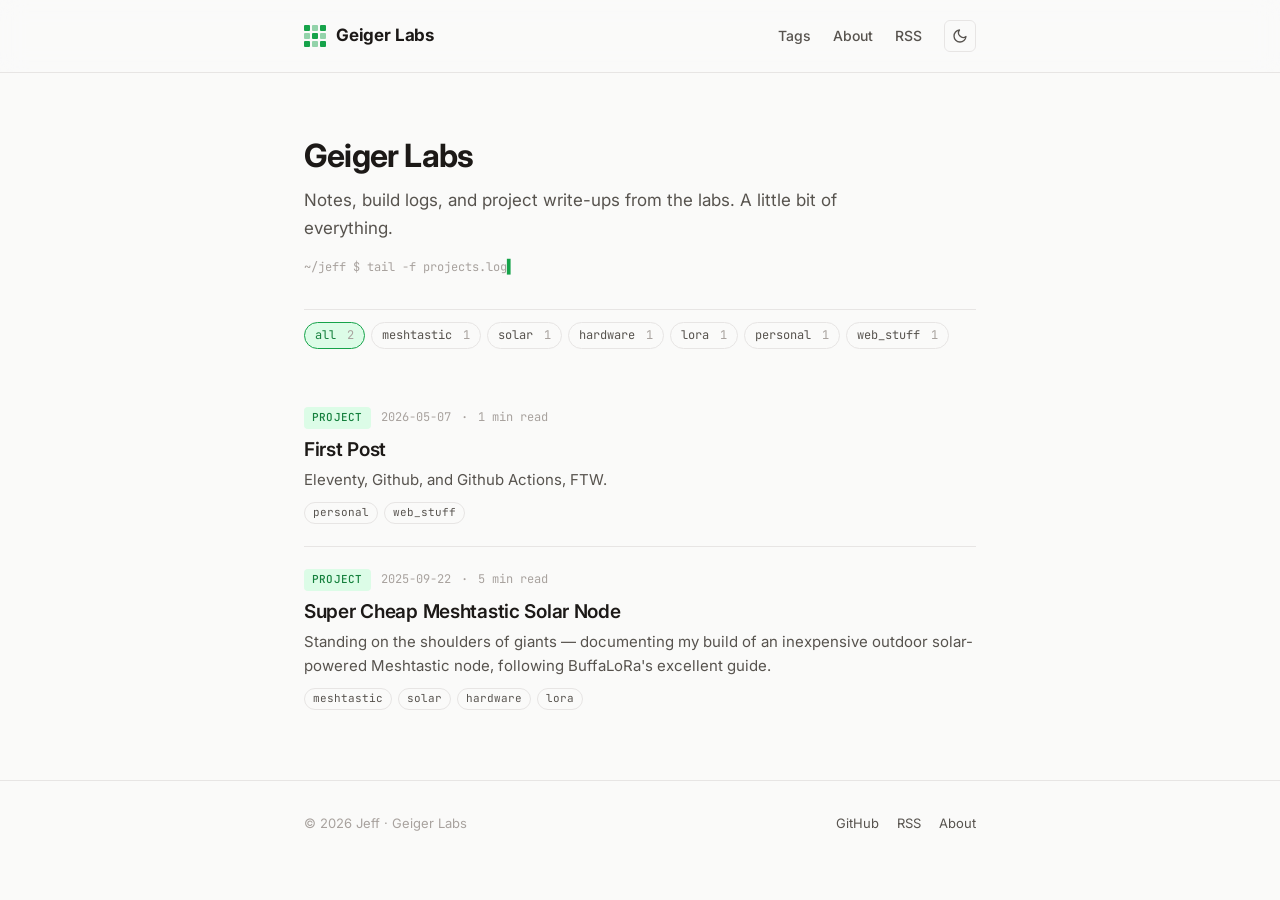
<file: index.html>
<!DOCTYPE html>
<html lang="en" data-theme="light">
<head>
  <meta charset="UTF-8" />
  <meta name="viewport" content="width=device-width, initial-scale=1.0" />
  <title>Geiger Labs</title>
  <meta name="description" content="Notes, build logs, and project write-ups from the labs. A little bit of everything." />
  <link rel="alternate" type="application/rss+xml" title="Geiger Labs" href="/feed.xml" />
  <link rel="preconnect" href="https://fonts.googleapis.com">
  <link rel="preconnect" href="https://fonts.gstatic.com" crossorigin>
  <link href="https://fonts.googleapis.com/css2?family=Inter:wght@400;500;600;700&family=JetBrains+Mono:wght@400;500&display=swap" rel="stylesheet">
  <link rel="stylesheet" href="/assets/css/style.css" />
  <script>
    // Apply theme before paint to avoid flash
    (function () {
      var stored = localStorage.getItem('theme');
      var prefersDark = window.matchMedia('(prefers-color-scheme: dark)').matches;
      document.documentElement.dataset.theme = stored || (prefersDark ? 'dark' : 'light');
    })();
  </script>
</head>
<body>
  <header class="site-header">
    <div class="container header-inner">
      <a href="/" class="brand">
        <span class="brand-mark" aria-hidden="true">
          <span></span><span></span><span></span>
          <span></span><span></span><span></span>
          <span></span><span></span><span></span>
        </span>
        Geiger Labs
      </a>
      <nav class="site-nav">
        
          <a href="/tags/">Tags</a>
        
          <a href="/about/">About</a>
        
          <a href="/feed.xml">RSS</a>
        
        <button class="theme-toggle" id="themeToggle" aria-label="Toggle theme">
          <svg class="icon-sun" viewBox="0 0 24 24" fill="none" stroke="currentColor" stroke-width="2" stroke-linecap="round" stroke-linejoin="round"><circle cx="12" cy="12" r="4"/><path d="M12 2v2M12 20v2M4.93 4.93l1.41 1.41M17.66 17.66l1.41 1.41M2 12h2M20 12h2M4.93 19.07l1.41-1.41M17.66 6.34l1.41-1.41"/></svg>
          <svg class="icon-moon" viewBox="0 0 24 24" fill="none" stroke="currentColor" stroke-width="2" stroke-linecap="round" stroke-linejoin="round"><path d="M21 12.79A9 9 0 1 1 11.21 3 7 7 0 0 0 21 12.79z"/></svg>
        </button>
      </nav>
    </div>
  </header>

  <main class="container">
    <section class="hero">
  <h1>Geiger Labs</h1>
  <p>Notes, build logs, and project write-ups from the labs. A little bit of everything.</p>
  <div class="meta-line">~/jeff $ tail -f projects.log<span class="blink">▌</span></div>
</section>

<div class="tag-cloud">
  <a class="tag active" href="/">all <span class="count">2</span></a>
  
    <a class="tag" href="/tags/meshtastic/">meshtastic <span class="count">1</span></a>
  
    <a class="tag" href="/tags/solar/">solar <span class="count">1</span></a>
  
    <a class="tag" href="/tags/hardware/">hardware <span class="count">1</span></a>
  
    <a class="tag" href="/tags/lora/">lora <span class="count">1</span></a>
  
    <a class="tag" href="/tags/personal/">personal <span class="count">1</span></a>
  
    <a class="tag" href="/tags/web_stuff/">web_stuff <span class="count">1</span></a>
  
</div>

<ul class="post-list">
  
    <li class="post-item">
      <div class="post-meta">
        
        
        
        
        <span class="badge badge-project">project</span>
        <time datetime="2026-05-07">2026-05-07</time>
        <span class="read-time">1 min read</span>
      </div>
      <h2><a href="/posts/2026-05-06-first-post/">First Post</a></h2>
      <p class="post-excerpt">Eleventy, Github, and Github Actions, FTW.</p>
      
        <div class="post-tags">
          
            
          
            <a class="tag" href="/tags/personal/">personal</a>
          
            <a class="tag" href="/tags/web_stuff/">web_stuff</a>
          
        </div>
      
    </li>
  
    <li class="post-item">
      <div class="post-meta">
        
        
        
        
        <span class="badge badge-project">project</span>
        <time datetime="2025-09-22">2025-09-22</time>
        <span class="read-time">5 min read</span>
      </div>
      <h2><a href="/posts/2025-09-25-meshtastic-solar-node/">Super Cheap Meshtastic Solar Node</a></h2>
      <p class="post-excerpt">Standing on the shoulders of giants — documenting my build of an inexpensive outdoor solar-powered Meshtastic node, following BuffaLoRa&#39;s excellent guide.</p>
      
        <div class="post-tags">
          
            
          
            <a class="tag" href="/tags/meshtastic/">meshtastic</a>
          
            <a class="tag" href="/tags/solar/">solar</a>
          
            <a class="tag" href="/tags/hardware/">hardware</a>
          
            <a class="tag" href="/tags/lora/">lora</a>
          
        </div>
      
    </li>
  
</ul>

  </main>

  <footer class="site-footer">
    <div class="container footer-inner">
      <span>© 2026 Jeff · Geiger Labs</span> 
      <div class="footer-links">
        <a href="https://github.com/jeffgeiger">GitHub</a>
        <a href="/feed.xml">RSS</a>
        <a href="/about/">About</a>
      </div>
    </div>
  </footer>

  <script>
    document.getElementById('themeToggle').addEventListener('click', function () {
      var root = document.documentElement;
      var next = root.dataset.theme === 'dark' ? 'light' : 'dark';
      root.dataset.theme = next;
      localStorage.setItem('theme', next);
    });
  </script>
</body>
</html>
</file>
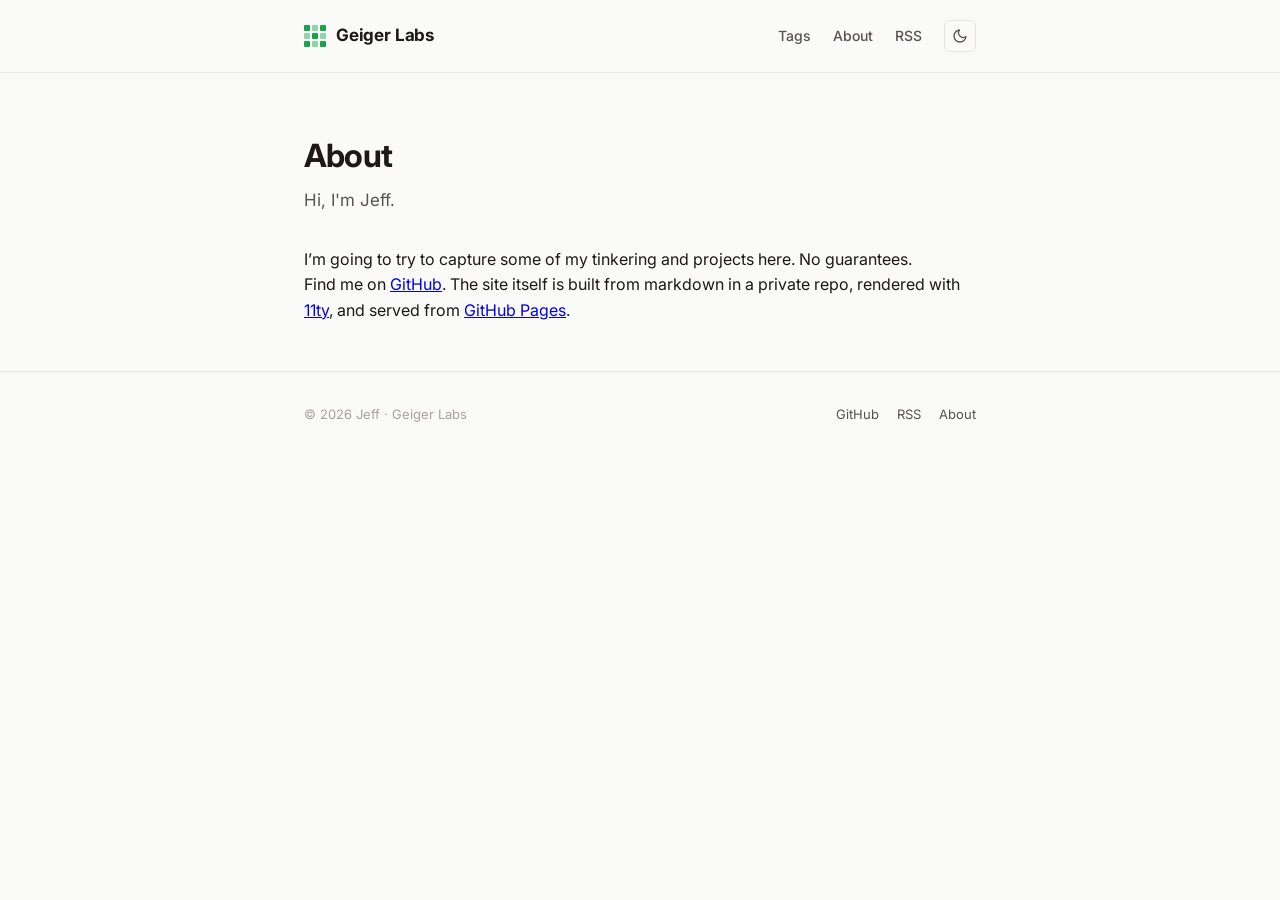
<file: about/index.html>
<!DOCTYPE html>
<html lang="en" data-theme="light">
<head>
  <meta charset="UTF-8" />
  <meta name="viewport" content="width=device-width, initial-scale=1.0" />
  <title>About · Geiger Labs</title>
  <meta name="description" content="Notes, build logs, and project write-ups from the labs. A little bit of everything." />
  <link rel="alternate" type="application/rss+xml" title="Geiger Labs" href="/feed.xml" />
  <link rel="preconnect" href="https://fonts.googleapis.com">
  <link rel="preconnect" href="https://fonts.gstatic.com" crossorigin>
  <link href="https://fonts.googleapis.com/css2?family=Inter:wght@400;500;600;700&family=JetBrains+Mono:wght@400;500&display=swap" rel="stylesheet">
  <link rel="stylesheet" href="/assets/css/style.css" />
  <script>
    // Apply theme before paint to avoid flash
    (function () {
      var stored = localStorage.getItem('theme');
      var prefersDark = window.matchMedia('(prefers-color-scheme: dark)').matches;
      document.documentElement.dataset.theme = stored || (prefersDark ? 'dark' : 'light');
    })();
  </script>
</head>
<body>
  <header class="site-header">
    <div class="container header-inner">
      <a href="/" class="brand">
        <span class="brand-mark" aria-hidden="true">
          <span></span><span></span><span></span>
          <span></span><span></span><span></span>
          <span></span><span></span><span></span>
        </span>
        Geiger Labs
      </a>
      <nav class="site-nav">
        
          <a href="/tags/">Tags</a>
        
          <a href="/about/">About</a>
        
          <a href="/feed.xml">RSS</a>
        
        <button class="theme-toggle" id="themeToggle" aria-label="Toggle theme">
          <svg class="icon-sun" viewBox="0 0 24 24" fill="none" stroke="currentColor" stroke-width="2" stroke-linecap="round" stroke-linejoin="round"><circle cx="12" cy="12" r="4"/><path d="M12 2v2M12 20v2M4.93 4.93l1.41 1.41M17.66 17.66l1.41 1.41M2 12h2M20 12h2M4.93 19.07l1.41-1.41M17.66 6.34l1.41-1.41"/></svg>
          <svg class="icon-moon" viewBox="0 0 24 24" fill="none" stroke="currentColor" stroke-width="2" stroke-linecap="round" stroke-linejoin="round"><path d="M21 12.79A9 9 0 1 1 11.21 3 7 7 0 0 0 21 12.79z"/></svg>
        </button>
      </nav>
    </div>
  </header>

  <main class="container">
    <section class="hero">
  <h1>About</h1>
  <p>Hi, I'm Jeff.</p>
</section>
<p>I’m going to try to capture some of my tinkering and projects here. No guarantees.</p>
<p>Find me on <a href="https://github.com/jeffgeiger">GitHub</a>. The site itself is built from markdown in a private repo, rendered with <a href="https://www.11ty.dev/">11ty</a>, and served from <a href="https://pages.github.com/">GitHub Pages</a>.</p>

  </main>

  <footer class="site-footer">
    <div class="container footer-inner">
      <span>© 2026 Jeff · Geiger Labs</span> 
      <div class="footer-links">
        <a href="https://github.com/jeffgeiger">GitHub</a>
        <a href="/feed.xml">RSS</a>
        <a href="/about/">About</a>
      </div>
    </div>
  </footer>

  <script>
    document.getElementById('themeToggle').addEventListener('click', function () {
      var root = document.documentElement;
      var next = root.dataset.theme === 'dark' ? 'light' : 'dark';
      root.dataset.theme = next;
      localStorage.setItem('theme', next);
    });
  </script>
</body>
</html>
</file>
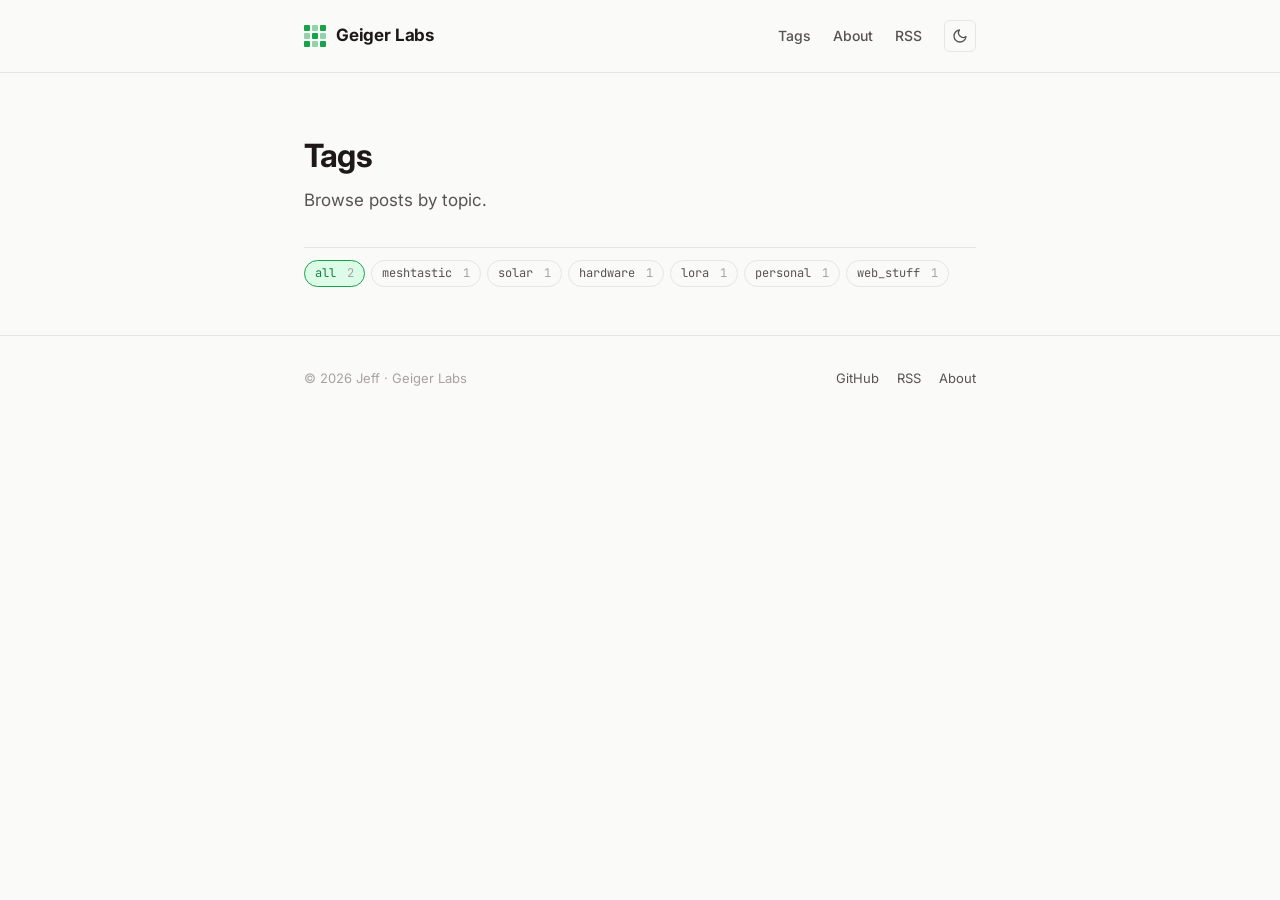
<file: tags/index.html>
<!DOCTYPE html>
<html lang="en" data-theme="light">
<head>
  <meta charset="UTF-8" />
  <meta name="viewport" content="width=device-width, initial-scale=1.0" />
  <title>Tags · Geiger Labs</title>
  <meta name="description" content="Notes, build logs, and project write-ups from the labs. A little bit of everything." />
  <link rel="alternate" type="application/rss+xml" title="Geiger Labs" href="/feed.xml" />
  <link rel="preconnect" href="https://fonts.googleapis.com">
  <link rel="preconnect" href="https://fonts.gstatic.com" crossorigin>
  <link href="https://fonts.googleapis.com/css2?family=Inter:wght@400;500;600;700&family=JetBrains+Mono:wght@400;500&display=swap" rel="stylesheet">
  <link rel="stylesheet" href="/assets/css/style.css" />
  <script>
    // Apply theme before paint to avoid flash
    (function () {
      var stored = localStorage.getItem('theme');
      var prefersDark = window.matchMedia('(prefers-color-scheme: dark)').matches;
      document.documentElement.dataset.theme = stored || (prefersDark ? 'dark' : 'light');
    })();
  </script>
</head>
<body>
  <header class="site-header">
    <div class="container header-inner">
      <a href="/" class="brand">
        <span class="brand-mark" aria-hidden="true">
          <span></span><span></span><span></span>
          <span></span><span></span><span></span>
          <span></span><span></span><span></span>
        </span>
        Geiger Labs
      </a>
      <nav class="site-nav">
        
          <a href="/tags/">Tags</a>
        
          <a href="/about/">About</a>
        
          <a href="/feed.xml">RSS</a>
        
        <button class="theme-toggle" id="themeToggle" aria-label="Toggle theme">
          <svg class="icon-sun" viewBox="0 0 24 24" fill="none" stroke="currentColor" stroke-width="2" stroke-linecap="round" stroke-linejoin="round"><circle cx="12" cy="12" r="4"/><path d="M12 2v2M12 20v2M4.93 4.93l1.41 1.41M17.66 17.66l1.41 1.41M2 12h2M20 12h2M4.93 19.07l1.41-1.41M17.66 6.34l1.41-1.41"/></svg>
          <svg class="icon-moon" viewBox="0 0 24 24" fill="none" stroke="currentColor" stroke-width="2" stroke-linecap="round" stroke-linejoin="round"><path d="M21 12.79A9 9 0 1 1 11.21 3 7 7 0 0 0 21 12.79z"/></svg>
        </button>
      </nav>
    </div>
  </header>

  <main class="container">
    <section class="hero">
  <h1>Tags</h1>
  <p>Browse posts by topic.</p>
</section>

<div class="tag-cloud">
  <a class="tag active" href="/">all <span class="count">2</span></a>
  
    <a class="tag" href="/tags/meshtastic/">meshtastic <span class="count">1</span></a>
  
    <a class="tag" href="/tags/solar/">solar <span class="count">1</span></a>
  
    <a class="tag" href="/tags/hardware/">hardware <span class="count">1</span></a>
  
    <a class="tag" href="/tags/lora/">lora <span class="count">1</span></a>
  
    <a class="tag" href="/tags/personal/">personal <span class="count">1</span></a>
  
    <a class="tag" href="/tags/web_stuff/">web_stuff <span class="count">1</span></a>
  
</div>
  </main>

  <footer class="site-footer">
    <div class="container footer-inner">
      <span>© 2026 Jeff · Geiger Labs</span> 
      <div class="footer-links">
        <a href="https://github.com/jeffgeiger">GitHub</a>
        <a href="/feed.xml">RSS</a>
        <a href="/about/">About</a>
      </div>
    </div>
  </footer>

  <script>
    document.getElementById('themeToggle').addEventListener('click', function () {
      var root = document.documentElement;
      var next = root.dataset.theme === 'dark' ? 'light' : 'dark';
      root.dataset.theme = next;
      localStorage.setItem('theme', next);
    });
  </script>
</body>
</html>
</file>
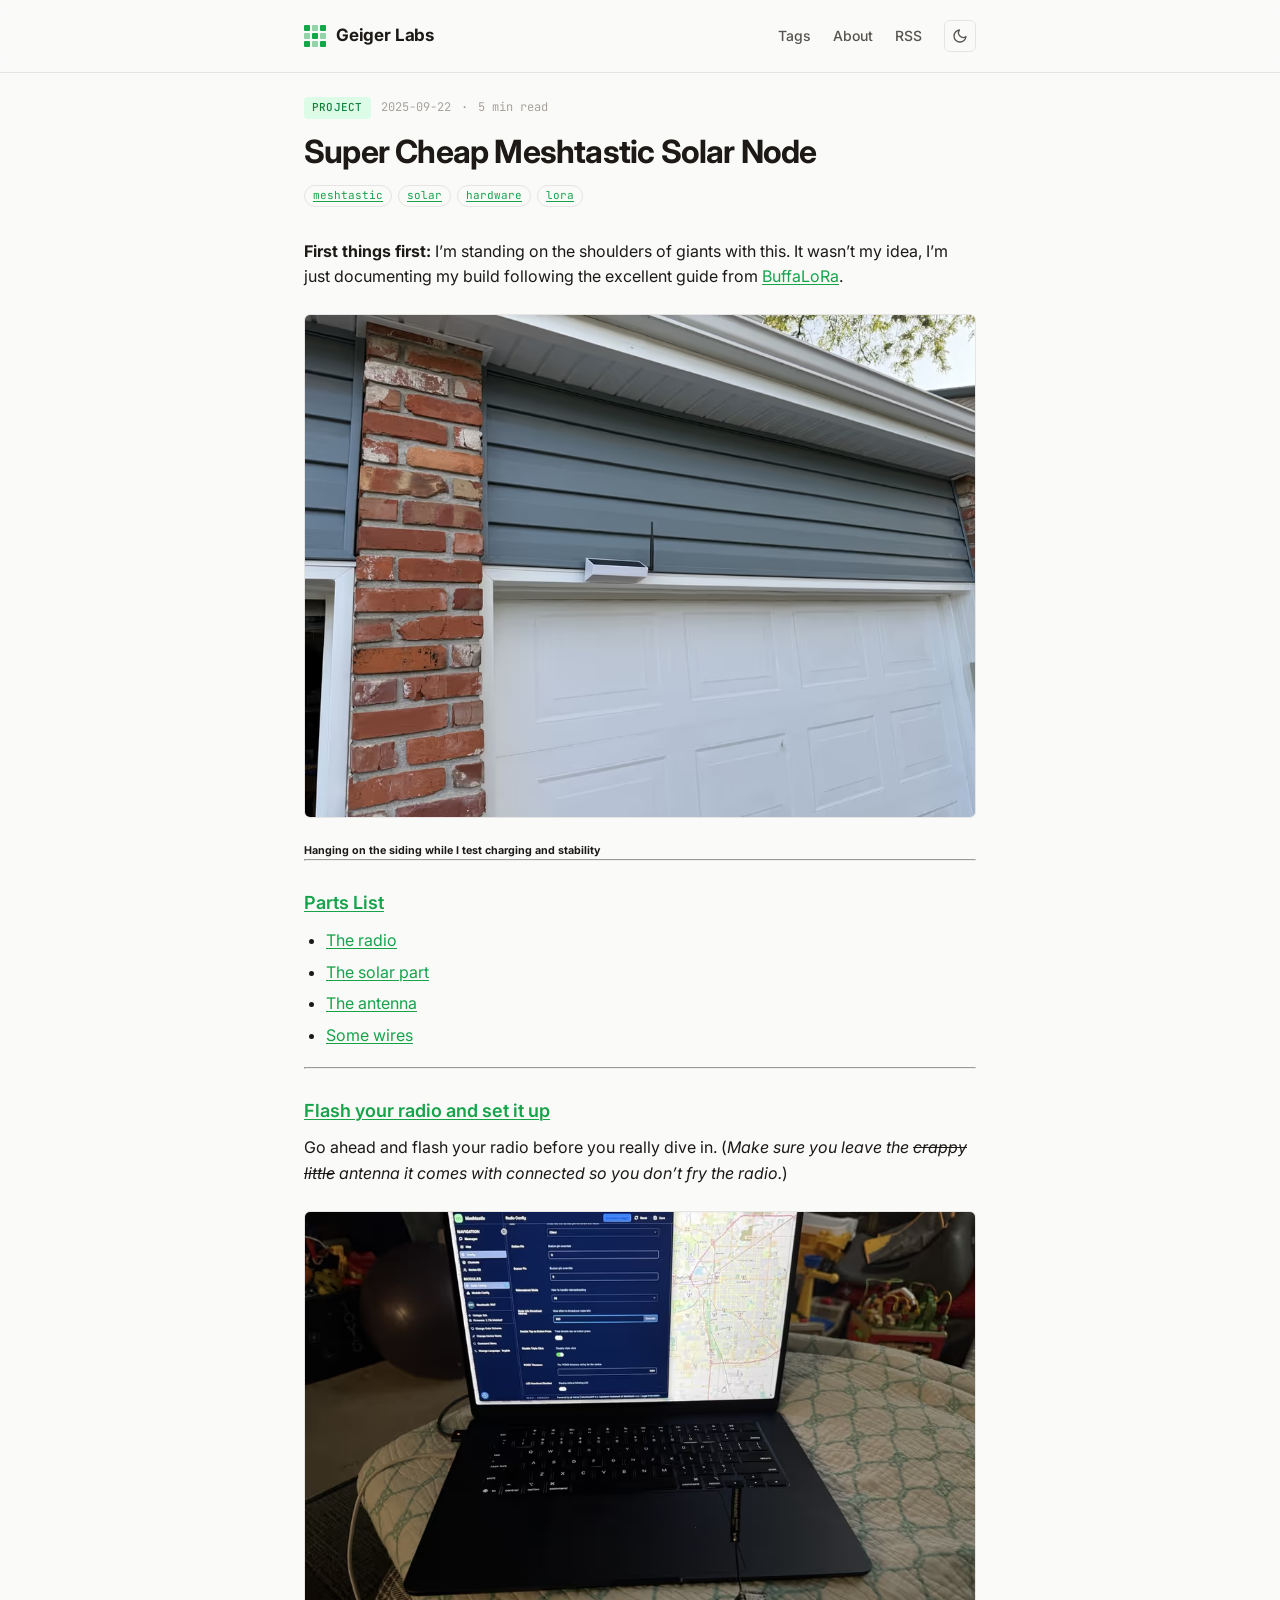
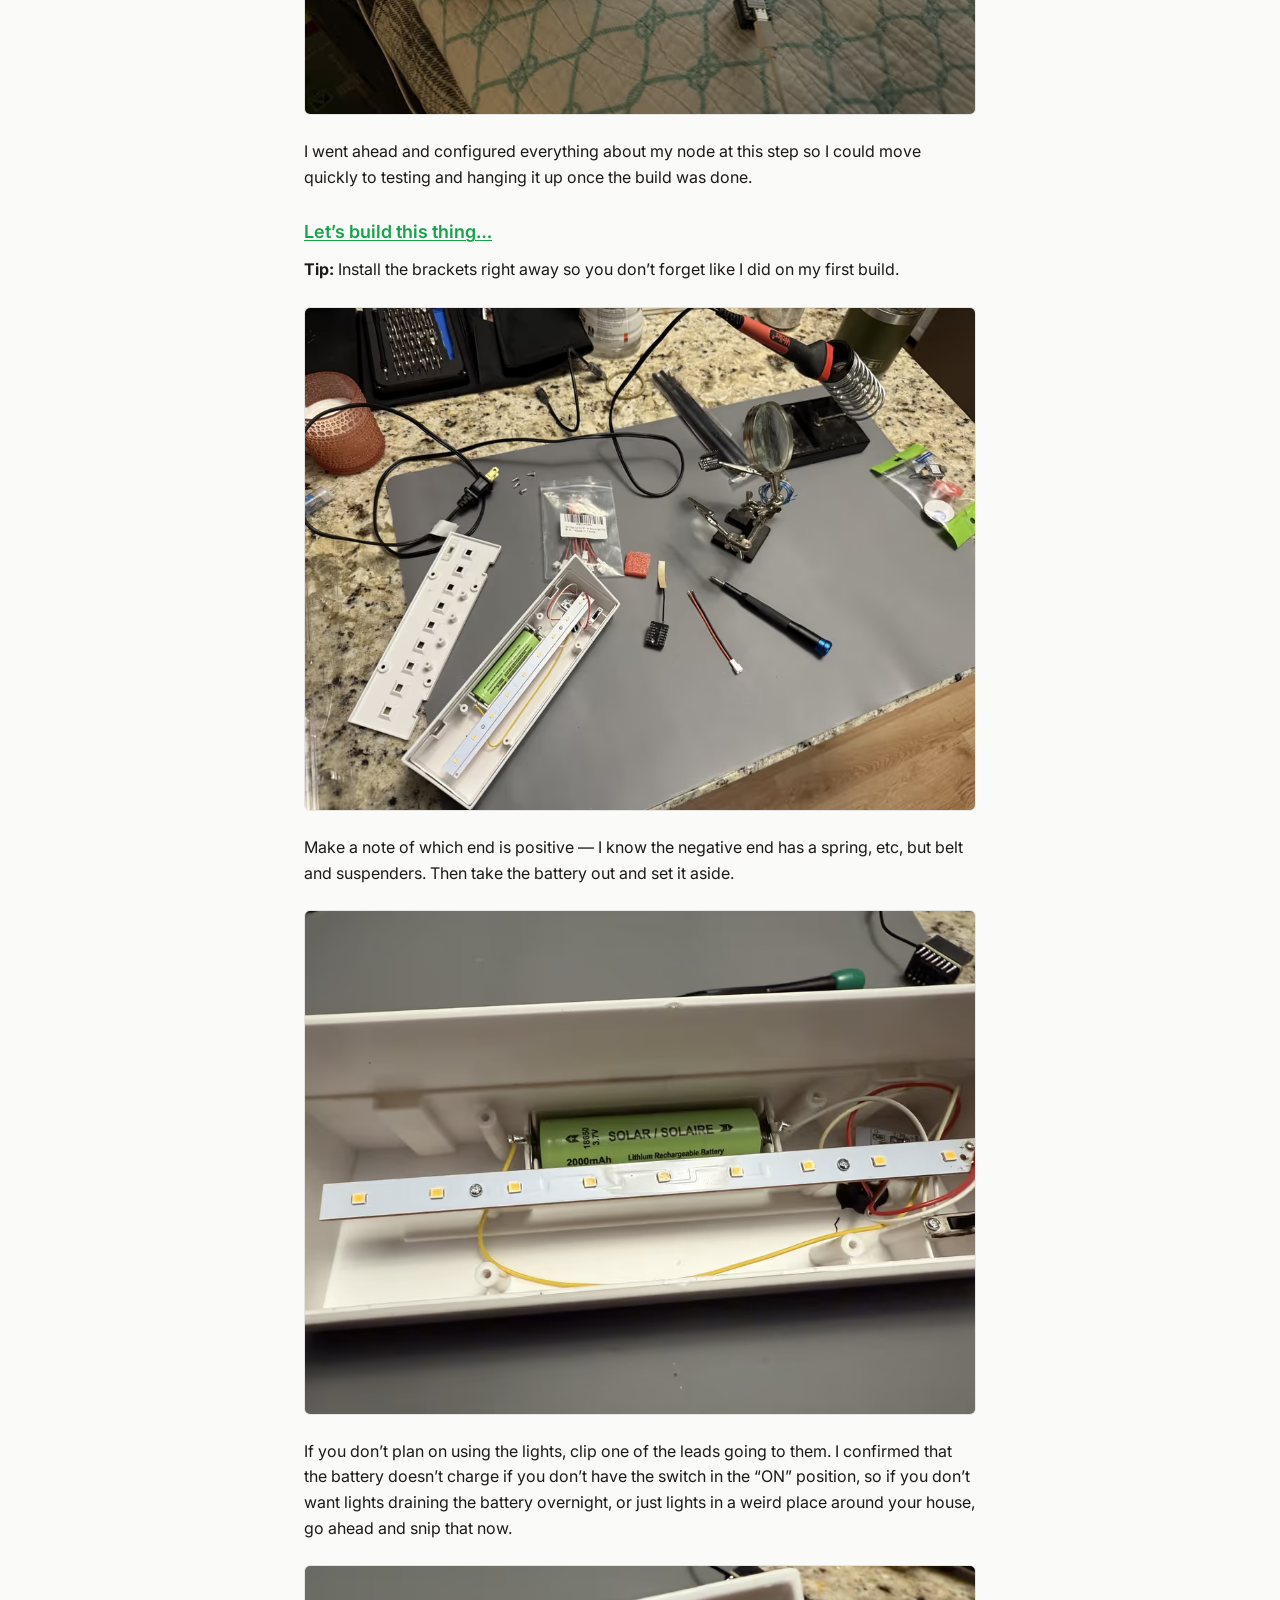
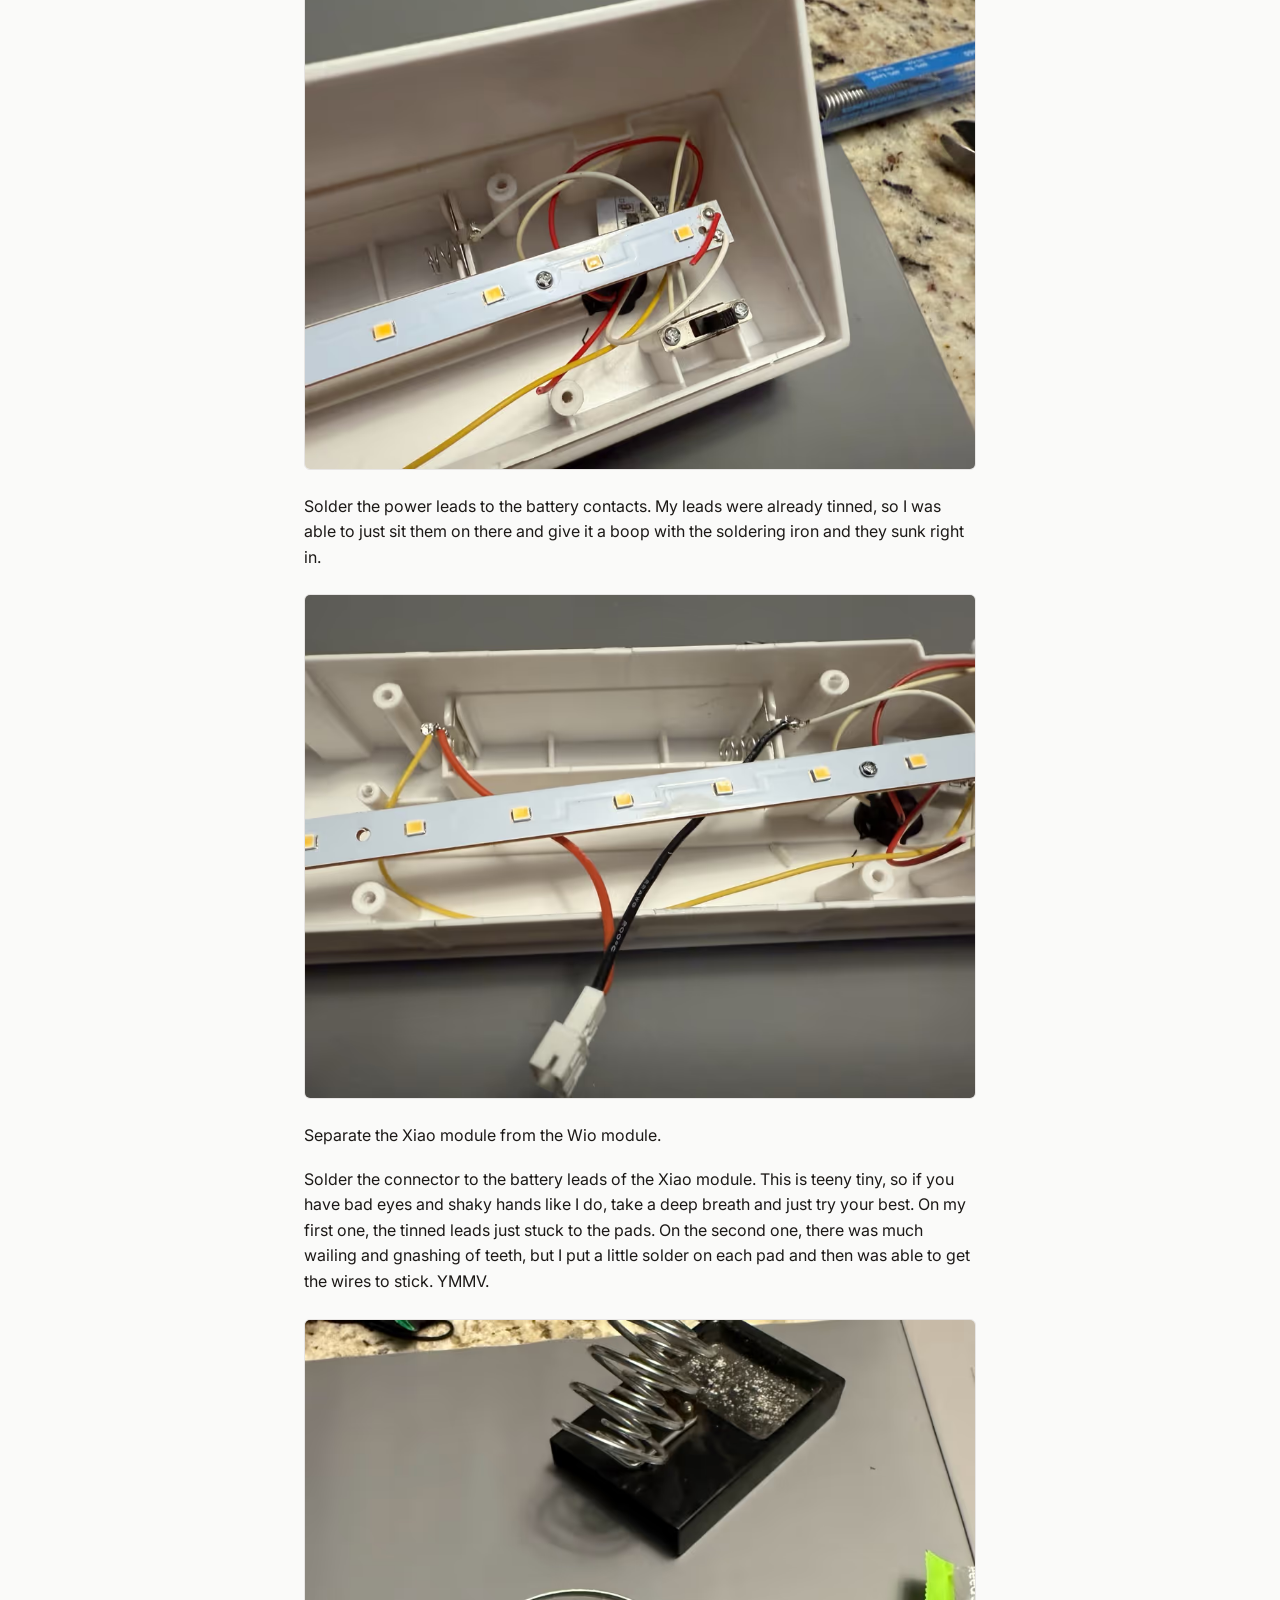
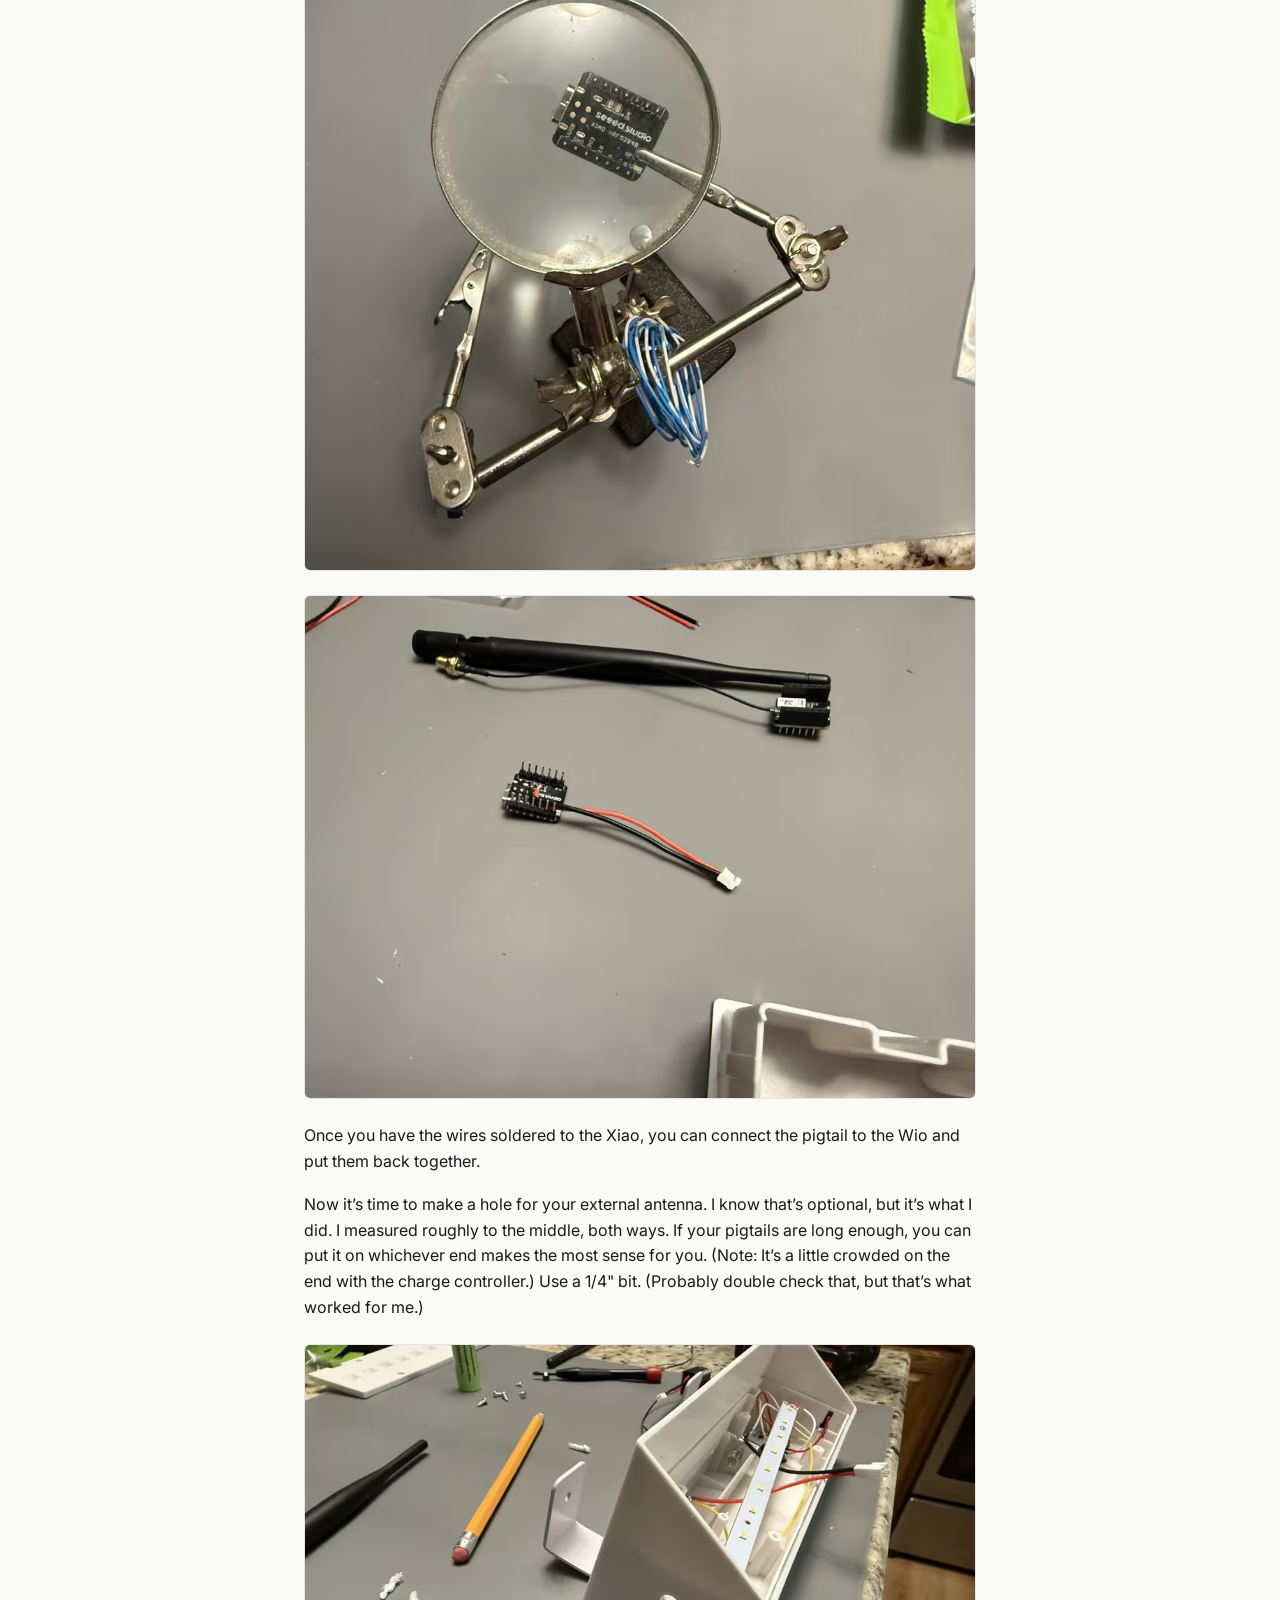
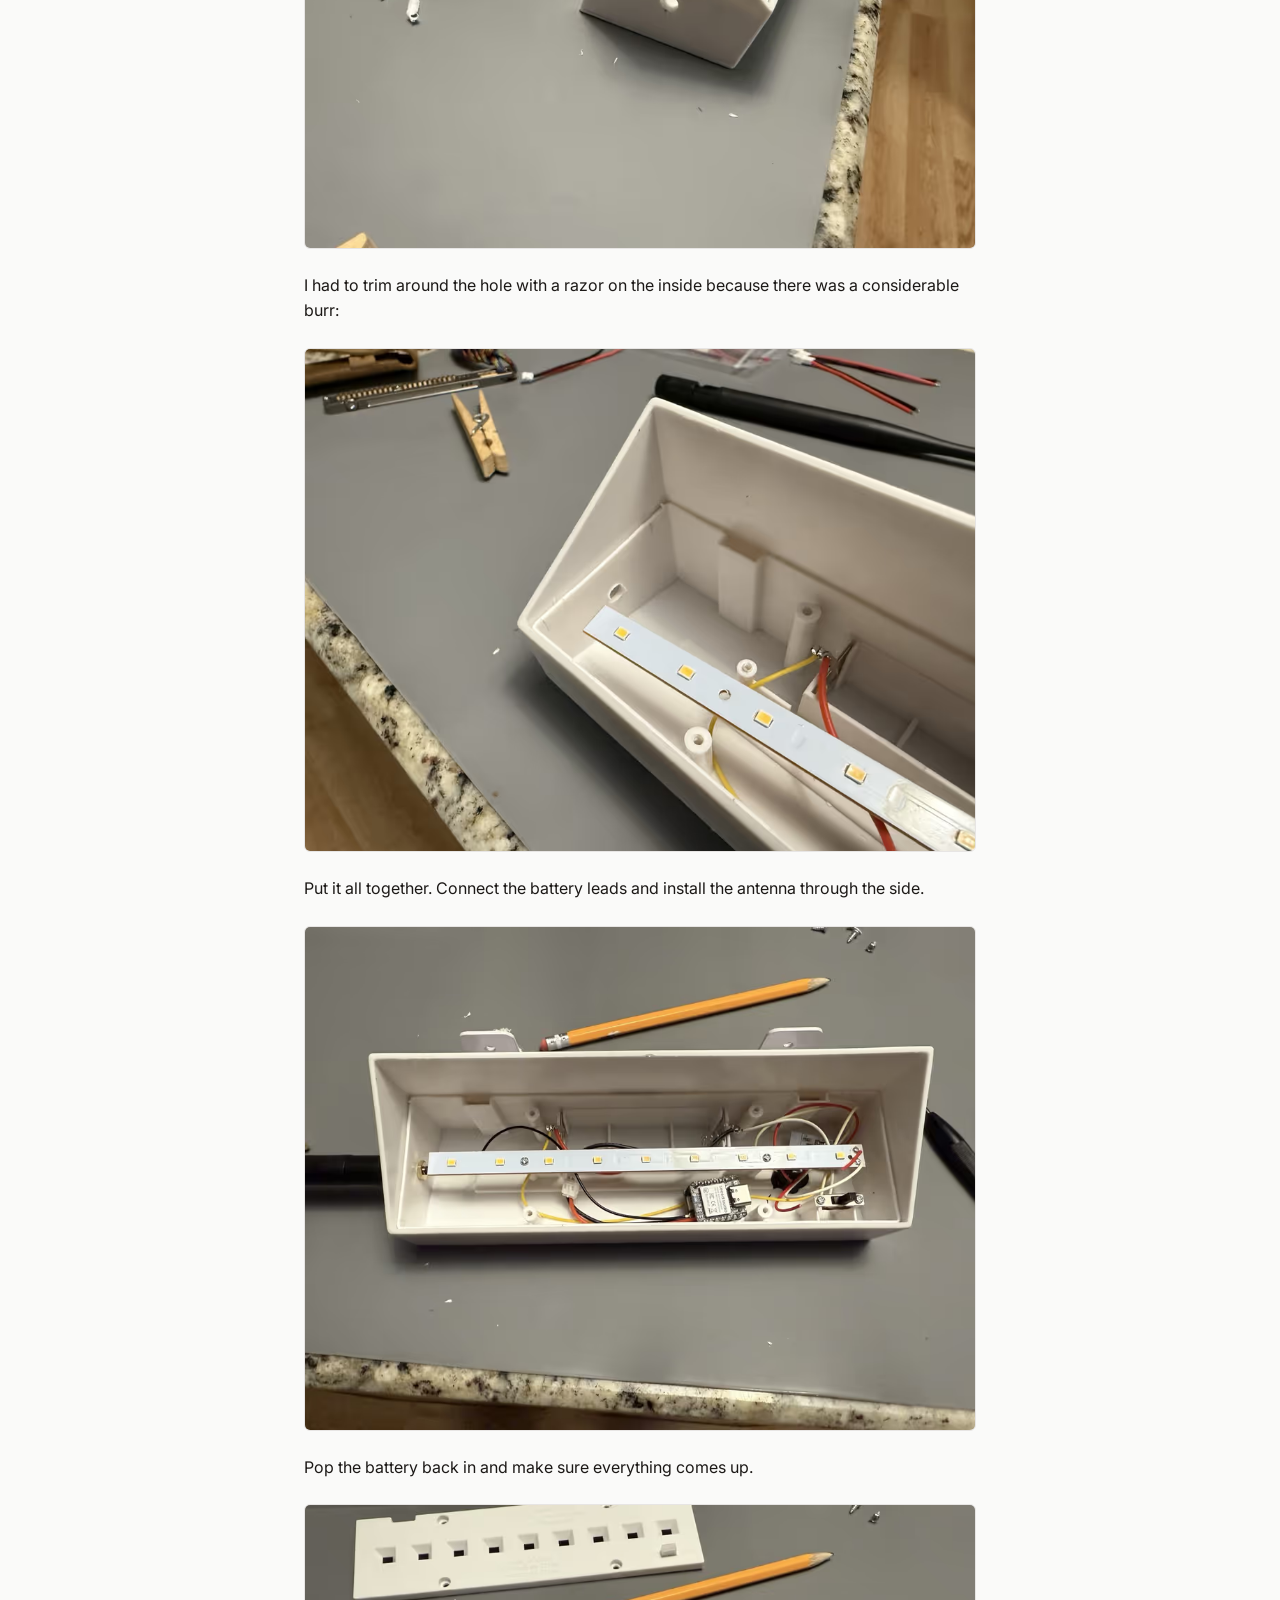
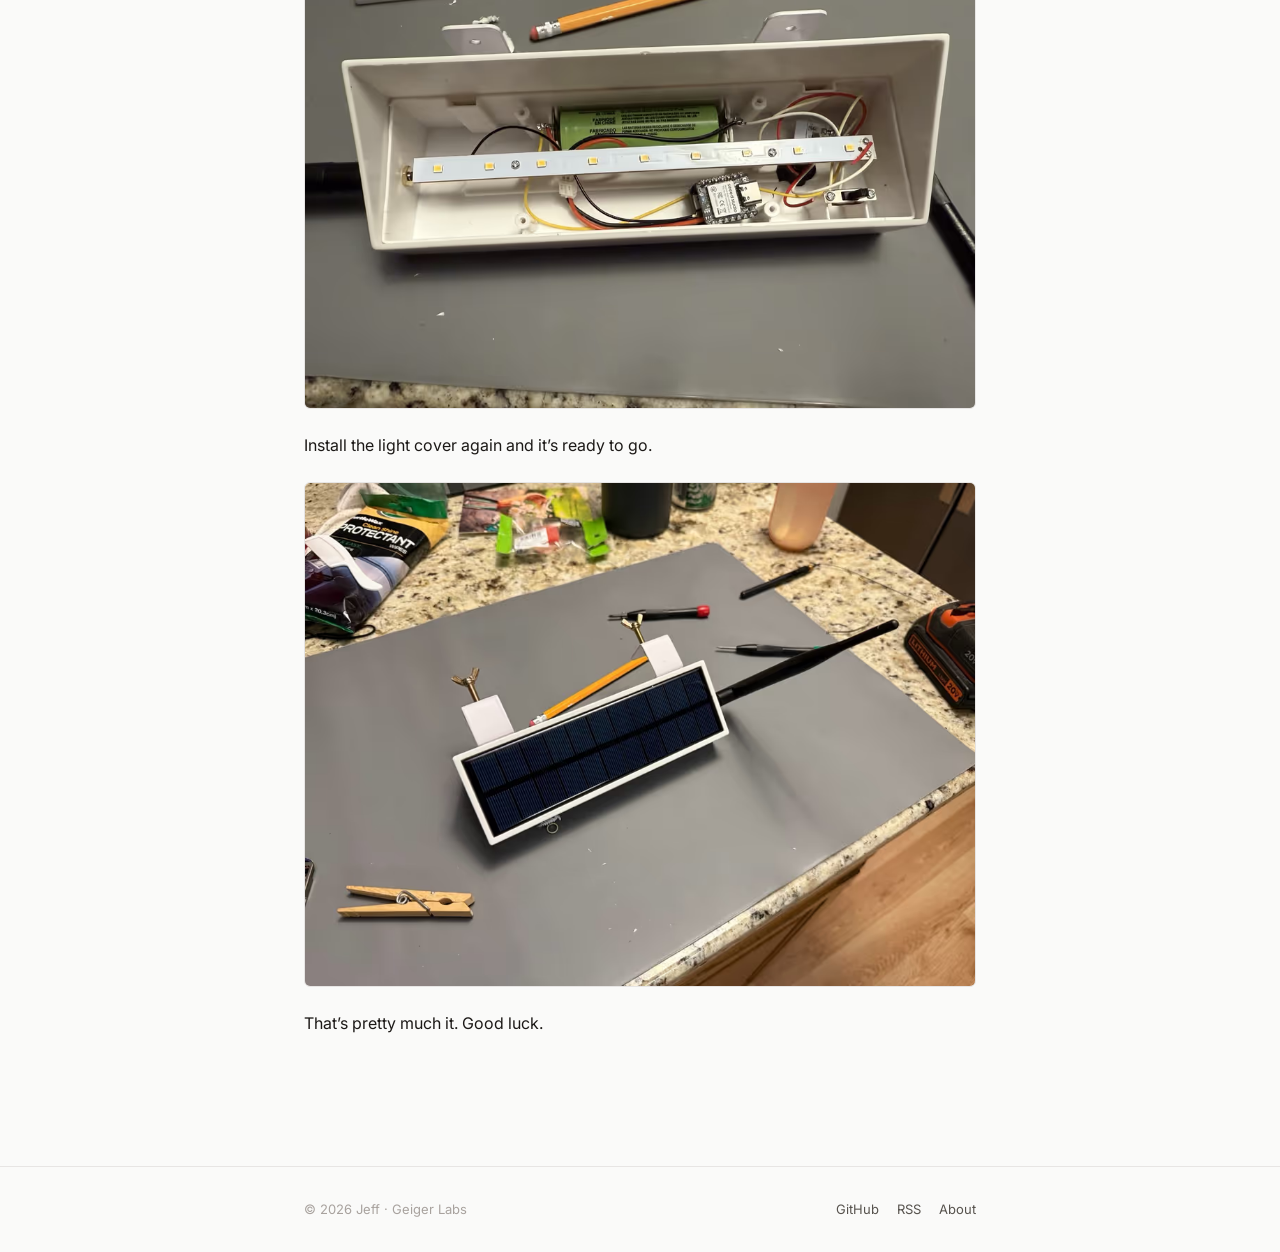
<file: posts/2025-09-25-meshtastic-solar-node/index.html>
<!DOCTYPE html>
<html lang="en" data-theme="light">
<head>
  <meta charset="UTF-8" />
  <meta name="viewport" content="width=device-width, initial-scale=1.0" />
  <title>Super Cheap Meshtastic Solar Node · Geiger Labs</title>
  <meta name="description" content="Notes, build logs, and project write-ups from the labs. A little bit of everything." />
  <link rel="alternate" type="application/rss+xml" title="Geiger Labs" href="/feed.xml" />
  <link rel="preconnect" href="https://fonts.googleapis.com">
  <link rel="preconnect" href="https://fonts.gstatic.com" crossorigin>
  <link href="https://fonts.googleapis.com/css2?family=Inter:wght@400;500;600;700&family=JetBrains+Mono:wght@400;500&display=swap" rel="stylesheet">
  <link rel="stylesheet" href="/assets/css/style.css" />
  <script>
    // Apply theme before paint to avoid flash
    (function () {
      var stored = localStorage.getItem('theme');
      var prefersDark = window.matchMedia('(prefers-color-scheme: dark)').matches;
      document.documentElement.dataset.theme = stored || (prefersDark ? 'dark' : 'light');
    })();
  </script>
</head>
<body>
  <header class="site-header">
    <div class="container header-inner">
      <a href="/" class="brand">
        <span class="brand-mark" aria-hidden="true">
          <span></span><span></span><span></span>
          <span></span><span></span><span></span>
          <span></span><span></span><span></span>
        </span>
        Geiger Labs
      </a>
      <nav class="site-nav">
        
          <a href="/tags/">Tags</a>
        
          <a href="/about/">About</a>
        
          <a href="/feed.xml">RSS</a>
        
        <button class="theme-toggle" id="themeToggle" aria-label="Toggle theme">
          <svg class="icon-sun" viewBox="0 0 24 24" fill="none" stroke="currentColor" stroke-width="2" stroke-linecap="round" stroke-linejoin="round"><circle cx="12" cy="12" r="4"/><path d="M12 2v2M12 20v2M4.93 4.93l1.41 1.41M17.66 17.66l1.41 1.41M2 12h2M20 12h2M4.93 19.07l1.41-1.41M17.66 6.34l1.41-1.41"/></svg>
          <svg class="icon-moon" viewBox="0 0 24 24" fill="none" stroke="currentColor" stroke-width="2" stroke-linecap="round" stroke-linejoin="round"><path d="M21 12.79A9 9 0 1 1 11.21 3 7 7 0 0 0 21 12.79z"/></svg>
        </button>
      </nav>
    </div>
  </header>

  <main class="container">
    <article class="post">
  <header class="post-header">
<div class="post-meta">
  
  
  
  
  <span class="badge badge-project">project</span>
  <time datetime="2025-09-22">2025-09-22</time>
  <span class="read-time">5 min read</span>
  
</div>    
  <h1>Super Cheap Meshtastic Solar Node</h1>
    
      <div class="post-tags">
        
          
        
          <a class="tag" href="/tags/meshtastic/">meshtastic</a>
        
          <a class="tag" href="/tags/solar/">solar</a>
        
          <a class="tag" href="/tags/hardware/">hardware</a>
        
          <a class="tag" href="/tags/lora/">lora</a>
        
      </div>
    
  </header>

  <p><strong>First things first:</strong> I’m standing on the shoulders of giants with this. It wasn’t my idea, I’m just documenting my build following the excellent guide from <a href="https://buffalora.org/2025/06/07/homemade-inexpensive-outdoor-solar-node/">BuffaLoRa</a>.</p>
<p><picture><source type="image/avif" srcset="/img/img-8139-large-320w-39Co9F.avif 320w, /img/img-8139-large-640w-39Co9F.avif 640w, /img/img-8139-large-960w-39Co9F.avif 960w, /img/img-8139-large-1280w-39Co9F.avif 1280w" sizes="(min-width: 800px) 800px, 100vw"><source type="image/webp" srcset="/img/img-8139-large-320w-39Co9F.webp 320w, /img/img-8139-large-640w-39Co9F.webp 640w, /img/img-8139-large-960w-39Co9F.webp 960w, /img/img-8139-large-1280w-39Co9F.webp 1280w" sizes="(min-width: 800px) 800px, 100vw"><img src="/img/img-8139-large-320w-39Co9F.jpeg" alt="Solar-powered Meshtastic node hanging on house siding for testing" loading="lazy" decoding="async" width="1280" height="960" srcset="/img/img-8139-large-320w-39Co9F.jpeg 320w, /img/img-8139-large-640w-39Co9F.jpeg 640w, /img/img-8139-large-960w-39Co9F.jpeg 960w, /img/img-8139-large-1280w-39Co9F.jpeg 1280w" sizes="(min-width: 800px) 800px, 100vw"></picture></p>
<h6>Hanging on the siding while I test charging and stability</h6>
<hr>
<h3 id="parts-list" tabindex="-1"><a class="header-anchor" href="#parts-list">Parts List</a></h3>
<ul>
<li><a href="https://www.seeedstudio.com/XIAO-nRF52840-Wio-SX1262-Kit-for-Meshtastic-p-6400.html">The radio</a></li>
<li><a href="https://www.homedepot.com/p/Deck-Impressions-Solar-White-LED-Landscape-Gutter-Light-2-Pack-50220/317148691">The solar part</a></li>
<li><a href="https://www.amazon.com/dp/B0D47HVCK7">The antenna</a></li>
<li><a href="https://www.amazon.com/dp/B07NWD5NTN">Some wires</a></li>
</ul>
<hr>
<h3 id="flash-your-radio-and-set-it-up" tabindex="-1"><a class="header-anchor" href="#flash-your-radio-and-set-it-up">Flash your radio and set it up</a></h3>
<p>Go ahead and flash your radio before you really dive in. (<em>Make sure you leave the <s>crappy little</s> antenna it comes with connected so you don’t fry the radio.</em>)</p>
<p><picture><source type="image/avif" srcset="/img/img-8232-large-320w-LRBdYk.avif 320w, /img/img-8232-large-640w-LRBdYk.avif 640w, /img/img-8232-large-960w-LRBdYk.avif 960w, /img/img-8232-large-1280w-LRBdYk.avif 1280w" sizes="(min-width: 800px) 800px, 100vw"><source type="image/webp" srcset="/img/img-8232-large-320w-LRBdYk.webp 320w, /img/img-8232-large-640w-LRBdYk.webp 640w, /img/img-8232-large-960w-LRBdYk.webp 960w, /img/img-8232-large-1280w-LRBdYk.webp 1280w" sizes="(min-width: 800px) 800px, 100vw"><img src="/img/img-8232-large-320w-LRBdYk.jpeg" alt="Xiao nRF52840 with Wio SX1262 module, very small in hand for scale" loading="lazy" decoding="async" width="1280" height="960" srcset="/img/img-8232-large-320w-LRBdYk.jpeg 320w, /img/img-8232-large-640w-LRBdYk.jpeg 640w, /img/img-8232-large-960w-LRBdYk.jpeg 960w, /img/img-8232-large-1280w-LRBdYk.jpeg 1280w" sizes="(min-width: 800px) 800px, 100vw"></picture></p>
<p>I went ahead and configured everything about my node at this step so I could move quickly to testing and hanging it up once the build was done.</p>
<h3 id="let-s-build-this-thing" tabindex="-1"><a class="header-anchor" href="#let-s-build-this-thing">Let’s build this thing…</a></h3>
<p><strong>Tip:</strong> Install the brackets right away so you don’t forget like I did on my first build.</p>
<p><picture><source type="image/avif" srcset="/img/img-8135-large-320w-ngoj4f.avif 320w, /img/img-8135-large-640w-ngoj4f.avif 640w, /img/img-8135-large-960w-ngoj4f.avif 960w, /img/img-8135-large-1280w-ngoj4f.avif 1280w" sizes="(min-width: 800px) 800px, 100vw"><source type="image/webp" srcset="/img/img-8135-large-320w-ngoj4f.webp 320w, /img/img-8135-large-640w-ngoj4f.webp 640w, /img/img-8135-large-960w-ngoj4f.webp 960w, /img/img-8135-large-1280w-ngoj4f.webp 1280w" sizes="(min-width: 800px) 800px, 100vw"><img src="/img/img-8135-large-320w-ngoj4f.jpeg" alt="Solar gutter light disassembled, ready to begin the build" loading="lazy" decoding="async" width="1280" height="960" srcset="/img/img-8135-large-320w-ngoj4f.jpeg 320w, /img/img-8135-large-640w-ngoj4f.jpeg 640w, /img/img-8135-large-960w-ngoj4f.jpeg 960w, /img/img-8135-large-1280w-ngoj4f.jpeg 1280w" sizes="(min-width: 800px) 800px, 100vw"></picture></p>
<p>Make a note of which end is positive — I know the negative end has a spring, etc, but belt and suspenders. Then take the battery out and set it aside.</p>
<p><picture><source type="image/avif" srcset="/img/img-8234-large-320w-LQoQlQ.avif 320w, /img/img-8234-large-640w-LQoQlQ.avif 640w, /img/img-8234-large-960w-LQoQlQ.avif 960w, /img/img-8234-large-1280w-LQoQlQ.avif 1280w" sizes="(min-width: 800px) 800px, 100vw"><source type="image/webp" srcset="/img/img-8234-large-320w-LQoQlQ.webp 320w, /img/img-8234-large-640w-LQoQlQ.webp 640w, /img/img-8234-large-960w-LQoQlQ.webp 960w, /img/img-8234-large-1280w-LQoQlQ.webp 1280w" sizes="(min-width: 800px) 800px, 100vw"><img src="/img/img-8234-large-320w-LQoQlQ.jpeg" alt="Battery compartment showing positive and negative terminals" loading="lazy" decoding="async" width="1280" height="960" srcset="/img/img-8234-large-320w-LQoQlQ.jpeg 320w, /img/img-8234-large-640w-LQoQlQ.jpeg 640w, /img/img-8234-large-960w-LQoQlQ.jpeg 960w, /img/img-8234-large-1280w-LQoQlQ.jpeg 1280w" sizes="(min-width: 800px) 800px, 100vw"></picture></p>
<p>If you don’t plan on using the lights, clip one of the leads going to them. I confirmed that the battery doesn’t charge if you don’t have the switch in the “ON” position, so if you don’t want lights draining the battery overnight, or just lights in a weird place around your house, go ahead and snip that now.</p>
<p><picture><source type="image/avif" srcset="/img/img-8236-large-320w-VXjwaP.avif 320w, /img/img-8236-large-640w-VXjwaP.avif 640w, /img/img-8236-large-960w-VXjwaP.avif 960w, /img/img-8236-large-1280w-VXjwaP.avif 1280w" sizes="(min-width: 800px) 800px, 100vw"><source type="image/webp" srcset="/img/img-8236-large-320w-VXjwaP.webp 320w, /img/img-8236-large-640w-VXjwaP.webp 640w, /img/img-8236-large-960w-VXjwaP.webp 960w, /img/img-8236-large-1280w-VXjwaP.webp 1280w" sizes="(min-width: 800px) 800px, 100vw"><img src="/img/img-8236-large-320w-VXjwaP.jpeg" alt="Snipping the lead going to the LED lights" loading="lazy" decoding="async" width="1280" height="960" srcset="/img/img-8236-large-320w-VXjwaP.jpeg 320w, /img/img-8236-large-640w-VXjwaP.jpeg 640w, /img/img-8236-large-960w-VXjwaP.jpeg 960w, /img/img-8236-large-1280w-VXjwaP.jpeg 1280w" sizes="(min-width: 800px) 800px, 100vw"></picture></p>
<p>Solder the power leads to the battery contacts. My leads were already tinned, so I was able to just sit them on there and give it a boop with the soldering iron and they sunk right in.</p>
<p><picture><source type="image/avif" srcset="/img/img-8237-large-320w-UA-4yV.avif 320w, /img/img-8237-large-640w-UA-4yV.avif 640w, /img/img-8237-large-960w-UA-4yV.avif 960w, /img/img-8237-large-1280w-UA-4yV.avif 1280w" sizes="(min-width: 800px) 800px, 100vw"><source type="image/webp" srcset="/img/img-8237-large-320w-UA-4yV.webp 320w, /img/img-8237-large-640w-UA-4yV.webp 640w, /img/img-8237-large-960w-UA-4yV.webp 960w, /img/img-8237-large-1280w-UA-4yV.webp 1280w" sizes="(min-width: 800px) 800px, 100vw"><img src="/img/img-8237-large-320w-UA-4yV.jpeg" alt="Power leads soldered to battery contacts" loading="lazy" decoding="async" width="1280" height="960" srcset="/img/img-8237-large-320w-UA-4yV.jpeg 320w, /img/img-8237-large-640w-UA-4yV.jpeg 640w, /img/img-8237-large-960w-UA-4yV.jpeg 960w, /img/img-8237-large-1280w-UA-4yV.jpeg 1280w" sizes="(min-width: 800px) 800px, 100vw"></picture></p>
<p>Separate the Xiao module from the Wio module.</p>
<p>Solder the connector to the battery leads of the Xiao module. This is teeny tiny, so if you have bad eyes and shaky hands like I do, take a deep breath and just try your best. On my first one, the tinned leads just stuck to the pads. On the second one, there was much wailing and gnashing of teeth, but I put a little solder on each pad and then was able to get the wires to stick. YMMV.</p>
<p><picture><source type="image/avif" srcset="/img/img-8233-large-320w-hRdwpb.avif 320w, /img/img-8233-large-640w-hRdwpb.avif 640w, /img/img-8233-large-960w-hRdwpb.avif 960w" sizes="(min-width: 800px) 800px, 100vw"><source type="image/webp" srcset="/img/img-8233-large-320w-hRdwpb.webp 320w, /img/img-8233-large-640w-hRdwpb.webp 640w, /img/img-8233-large-960w-hRdwpb.webp 960w" sizes="(min-width: 800px) 800px, 100vw"><img src="/img/img-8233-large-320w-hRdwpb.jpeg" alt="Xiao module separated from Wio module, showing tiny battery pads" loading="lazy" decoding="async" width="960" height="1217" srcset="/img/img-8233-large-320w-hRdwpb.jpeg 320w, /img/img-8233-large-640w-hRdwpb.jpeg 640w, /img/img-8233-large-960w-hRdwpb.jpeg 960w" sizes="(min-width: 800px) 800px, 100vw"></picture></p>
<p><picture><source type="image/avif" srcset="/img/img-8240-large-320w-vHjDOh.avif 320w, /img/img-8240-large-640w-vHjDOh.avif 640w, /img/img-8240-large-960w-vHjDOh.avif 960w, /img/img-8240-large-1280w-vHjDOh.avif 1280w" sizes="(min-width: 800px) 800px, 100vw"><source type="image/webp" srcset="/img/img-8240-large-320w-vHjDOh.webp 320w, /img/img-8240-large-640w-vHjDOh.webp 640w, /img/img-8240-large-960w-vHjDOh.webp 960w, /img/img-8240-large-1280w-vHjDOh.webp 1280w" sizes="(min-width: 800px) 800px, 100vw"><img src="/img/img-8240-large-320w-vHjDOh.jpeg" alt="Battery wires successfully soldered to Xiao module pads" loading="lazy" decoding="async" width="1280" height="960" srcset="/img/img-8240-large-320w-vHjDOh.jpeg 320w, /img/img-8240-large-640w-vHjDOh.jpeg 640w, /img/img-8240-large-960w-vHjDOh.jpeg 960w, /img/img-8240-large-1280w-vHjDOh.jpeg 1280w" sizes="(min-width: 800px) 800px, 100vw"></picture></p>
<p>Once you have the wires soldered to the Xiao, you can connect the pigtail to the Wio and put them back together.</p>
<p>Now it’s time to make a hole for your external antenna. I know that’s optional, but it’s what I did. I measured roughly to the middle, both ways. If your pigtails are long enough, you can put it on whichever end makes the most sense for you. (Note: It’s a little crowded on the end with the charge controller.) Use a 1/4&quot; bit. (Probably double check that, but that’s what worked for me.)</p>
<p><picture><source type="image/avif" srcset="/img/img-8241-large-320w-yyxReN.avif 320w, /img/img-8241-large-640w-yyxReN.avif 640w, /img/img-8241-large-960w-yyxReN.avif 960w, /img/img-8241-large-1280w-yyxReN.avif 1280w" sizes="(min-width: 800px) 800px, 100vw"><source type="image/webp" srcset="/img/img-8241-large-320w-yyxReN.webp 320w, /img/img-8241-large-640w-yyxReN.webp 640w, /img/img-8241-large-960w-yyxReN.webp 960w, /img/img-8241-large-1280w-yyxReN.webp 1280w" sizes="(min-width: 800px) 800px, 100vw"><img src="/img/img-8241-large-320w-yyxReN.jpeg" alt="Drilled hole on the outside of the housing for external antenna" loading="lazy" decoding="async" width="1280" height="960" srcset="/img/img-8241-large-320w-yyxReN.jpeg 320w, /img/img-8241-large-640w-yyxReN.jpeg 640w, /img/img-8241-large-960w-yyxReN.jpeg 960w, /img/img-8241-large-1280w-yyxReN.jpeg 1280w" sizes="(min-width: 800px) 800px, 100vw"></picture></p>
<p>I had to trim around the hole with a razor on the inside because there was a considerable burr:</p>
<p><picture><source type="image/avif" srcset="/img/img-8242-large-320w-v6EU12.avif 320w, /img/img-8242-large-640w-v6EU12.avif 640w, /img/img-8242-large-960w-v6EU12.avif 960w, /img/img-8242-large-1280w-v6EU12.avif 1280w" sizes="(min-width: 800px) 800px, 100vw"><source type="image/webp" srcset="/img/img-8242-large-320w-v6EU12.webp 320w, /img/img-8242-large-640w-v6EU12.webp 640w, /img/img-8242-large-960w-v6EU12.webp 960w, /img/img-8242-large-1280w-v6EU12.webp 1280w" sizes="(min-width: 800px) 800px, 100vw"><img src="/img/img-8242-large-320w-v6EU12.jpeg" alt="Inside view of the drilled hole, showing burr that needed trimming" loading="lazy" decoding="async" width="1280" height="960" srcset="/img/img-8242-large-320w-v6EU12.jpeg 320w, /img/img-8242-large-640w-v6EU12.jpeg 640w, /img/img-8242-large-960w-v6EU12.jpeg 960w, /img/img-8242-large-1280w-v6EU12.jpeg 1280w" sizes="(min-width: 800px) 800px, 100vw"></picture></p>
<p>Put it all together. Connect the battery leads and install the antenna through the side.</p>
<p><picture><source type="image/avif" srcset="/img/img-8243-large-320w-NiRRgW.avif 320w, /img/img-8243-large-640w-NiRRgW.avif 640w, /img/img-8243-large-960w-NiRRgW.avif 960w, /img/img-8243-large-1280w-NiRRgW.avif 1280w" sizes="(min-width: 800px) 800px, 100vw"><source type="image/webp" srcset="/img/img-8243-large-320w-NiRRgW.webp 320w, /img/img-8243-large-640w-NiRRgW.webp 640w, /img/img-8243-large-960w-NiRRgW.webp 960w, /img/img-8243-large-1280w-NiRRgW.webp 1280w" sizes="(min-width: 800px) 800px, 100vw"><img src="/img/img-8243-large-320w-NiRRgW.jpeg" alt="Components assembled inside housing with antenna installed" loading="lazy" decoding="async" width="1280" height="960" srcset="/img/img-8243-large-320w-NiRRgW.jpeg 320w, /img/img-8243-large-640w-NiRRgW.jpeg 640w, /img/img-8243-large-960w-NiRRgW.jpeg 960w, /img/img-8243-large-1280w-NiRRgW.jpeg 1280w" sizes="(min-width: 800px) 800px, 100vw"></picture></p>
<p>Pop the battery back in and make sure everything comes up.</p>
<p><picture><source type="image/avif" srcset="/img/img-8246-large-320w-o5ElKN.avif 320w, /img/img-8246-large-640w-o5ElKN.avif 640w, /img/img-8246-large-960w-o5ElKN.avif 960w, /img/img-8246-large-1280w-o5ElKN.avif 1280w" sizes="(min-width: 800px) 800px, 100vw"><source type="image/webp" srcset="/img/img-8246-large-320w-o5ElKN.webp 320w, /img/img-8246-large-640w-o5ElKN.webp 640w, /img/img-8246-large-960w-o5ElKN.webp 960w, /img/img-8246-large-1280w-o5ElKN.webp 1280w" sizes="(min-width: 800px) 800px, 100vw"><img src="/img/img-8246-large-320w-o5ElKN.jpeg" alt="Battery reinstalled, doing a final functional check before closing" loading="lazy" decoding="async" width="1280" height="960" srcset="/img/img-8246-large-320w-o5ElKN.jpeg 320w, /img/img-8246-large-640w-o5ElKN.jpeg 640w, /img/img-8246-large-960w-o5ElKN.jpeg 960w, /img/img-8246-large-1280w-o5ElKN.jpeg 1280w" sizes="(min-width: 800px) 800px, 100vw"></picture></p>
<p>Install the light cover again and it’s ready to go.</p>
<p><picture><source type="image/avif" srcset="/img/img-8247-large-320w-GdfW1d.avif 320w, /img/img-8247-large-640w-GdfW1d.avif 640w, /img/img-8247-large-960w-GdfW1d.avif 960w, /img/img-8247-large-1280w-GdfW1d.avif 1280w" sizes="(min-width: 800px) 800px, 100vw"><source type="image/webp" srcset="/img/img-8247-large-320w-GdfW1d.webp 320w, /img/img-8247-large-640w-GdfW1d.webp 640w, /img/img-8247-large-960w-GdfW1d.webp 960w, /img/img-8247-large-1280w-GdfW1d.webp 1280w" sizes="(min-width: 800px) 800px, 100vw"><img src="/img/img-8247-large-320w-GdfW1d.jpeg" alt="Finished solar Meshtastic node, fully assembled" loading="lazy" decoding="async" width="1280" height="960" srcset="/img/img-8247-large-320w-GdfW1d.jpeg 320w, /img/img-8247-large-640w-GdfW1d.jpeg 640w, /img/img-8247-large-960w-GdfW1d.jpeg 960w, /img/img-8247-large-1280w-GdfW1d.jpeg 1280w" sizes="(min-width: 800px) 800px, 100vw"></picture></p>
<p>That’s pretty much it. Good luck.</p>

</article>

  </main>

  <footer class="site-footer">
    <div class="container footer-inner">
      <span>© 2026 Jeff · Geiger Labs</span> 
      <div class="footer-links">
        <a href="https://github.com/jeffgeiger">GitHub</a>
        <a href="/feed.xml">RSS</a>
        <a href="/about/">About</a>
      </div>
    </div>
  </footer>

  <script>
    document.getElementById('themeToggle').addEventListener('click', function () {
      var root = document.documentElement;
      var next = root.dataset.theme === 'dark' ? 'light' : 'dark';
      root.dataset.theme = next;
      localStorage.setItem('theme', next);
    });
  </script>
</body>
</html>
</file>
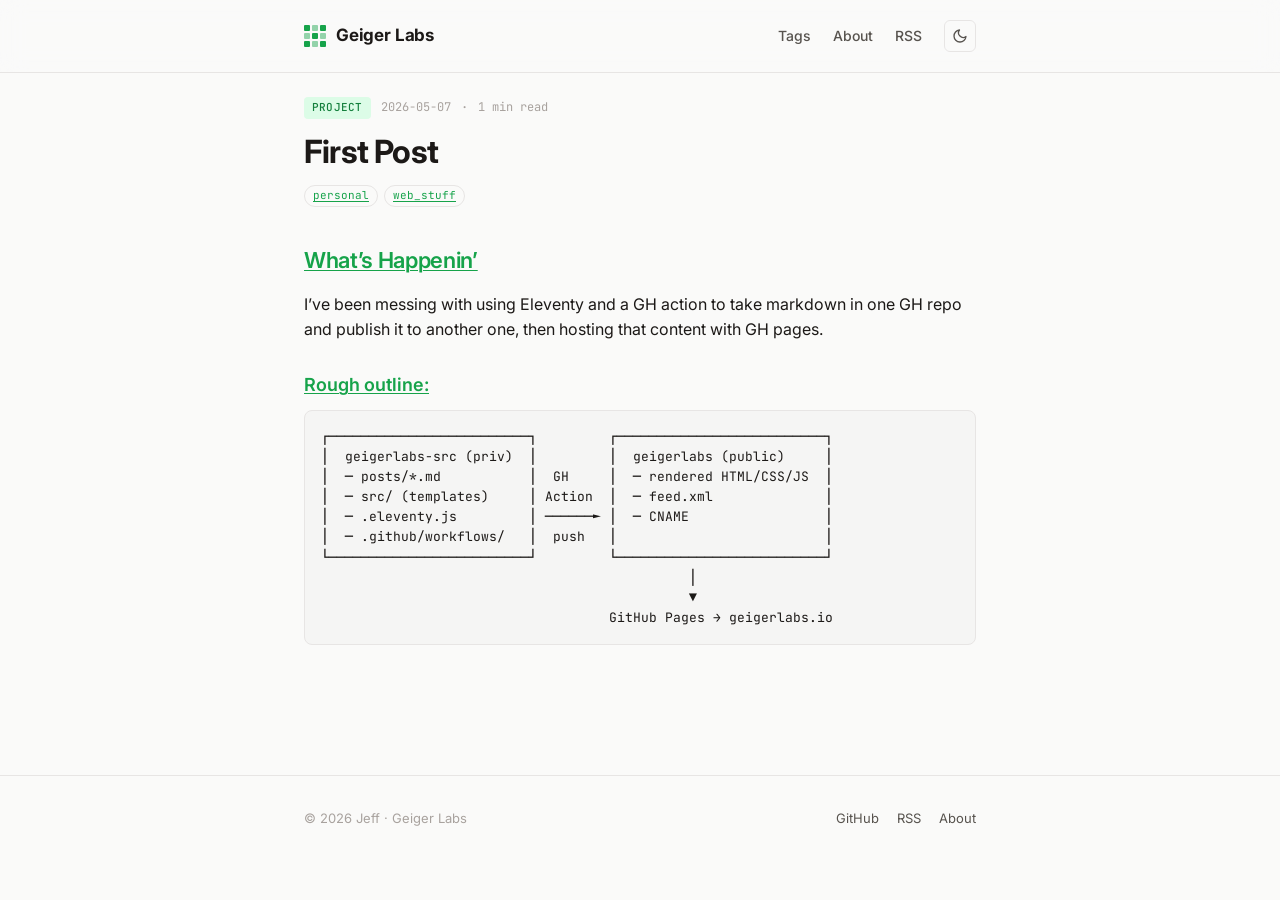
<file: posts/2026-05-06-first-post/index.html>
<!DOCTYPE html>
<html lang="en" data-theme="light">
<head>
  <meta charset="UTF-8" />
  <meta name="viewport" content="width=device-width, initial-scale=1.0" />
  <title>First Post · Geiger Labs</title>
  <meta name="description" content="Notes, build logs, and project write-ups from the labs. A little bit of everything." />
  <link rel="alternate" type="application/rss+xml" title="Geiger Labs" href="/feed.xml" />
  <link rel="preconnect" href="https://fonts.googleapis.com">
  <link rel="preconnect" href="https://fonts.gstatic.com" crossorigin>
  <link href="https://fonts.googleapis.com/css2?family=Inter:wght@400;500;600;700&family=JetBrains+Mono:wght@400;500&display=swap" rel="stylesheet">
  <link rel="stylesheet" href="/assets/css/style.css" />
  <script>
    // Apply theme before paint to avoid flash
    (function () {
      var stored = localStorage.getItem('theme');
      var prefersDark = window.matchMedia('(prefers-color-scheme: dark)').matches;
      document.documentElement.dataset.theme = stored || (prefersDark ? 'dark' : 'light');
    })();
  </script>
</head>
<body>
  <header class="site-header">
    <div class="container header-inner">
      <a href="/" class="brand">
        <span class="brand-mark" aria-hidden="true">
          <span></span><span></span><span></span>
          <span></span><span></span><span></span>
          <span></span><span></span><span></span>
        </span>
        Geiger Labs
      </a>
      <nav class="site-nav">
        
          <a href="/tags/">Tags</a>
        
          <a href="/about/">About</a>
        
          <a href="/feed.xml">RSS</a>
        
        <button class="theme-toggle" id="themeToggle" aria-label="Toggle theme">
          <svg class="icon-sun" viewBox="0 0 24 24" fill="none" stroke="currentColor" stroke-width="2" stroke-linecap="round" stroke-linejoin="round"><circle cx="12" cy="12" r="4"/><path d="M12 2v2M12 20v2M4.93 4.93l1.41 1.41M17.66 17.66l1.41 1.41M2 12h2M20 12h2M4.93 19.07l1.41-1.41M17.66 6.34l1.41-1.41"/></svg>
          <svg class="icon-moon" viewBox="0 0 24 24" fill="none" stroke="currentColor" stroke-width="2" stroke-linecap="round" stroke-linejoin="round"><path d="M21 12.79A9 9 0 1 1 11.21 3 7 7 0 0 0 21 12.79z"/></svg>
        </button>
      </nav>
    </div>
  </header>

  <main class="container">
    <article class="post">
  <header class="post-header">
<div class="post-meta">
  
  
  
  
  <span class="badge badge-project">project</span>
  <time datetime="2026-05-07">2026-05-07</time>
  <span class="read-time">1 min read</span>
  
</div>    
  <h1>First Post</h1>
    
      <div class="post-tags">
        
          
        
          <a class="tag" href="/tags/personal/">personal</a>
        
          <a class="tag" href="/tags/web_stuff/">web_stuff</a>
        
      </div>
    
  </header>

  <h2 id="what-s-happenin" tabindex="-1"><a class="header-anchor" href="#what-s-happenin">What’s Happenin’</a></h2>
<p>I’ve been messing with using Eleventy and a GH action to take markdown in one GH repo and publish it to another one, then hosting that content with GH pages.</p>
<h3 id="rough-outline" tabindex="-1"><a class="header-anchor" href="#rough-outline">Rough outline:</a></h3>
<pre><code>┌─────────────────────────┐         ┌──────────────────────────┐
│  geigerlabs-src (priv)  │         │  geigerlabs (public)     │
│  ─ posts/*.md           │  GH     │  ─ rendered HTML/CSS/JS  │
│  ─ src/ (templates)     │ Action  │  ─ feed.xml              │
│  ─ .eleventy.js         │ ──────► │  ─ CNAME                 │
│  ─ .github/workflows/   │  push   │                          │
└─────────────────────────┘         └──────────────────────────┘
                                              │
                                              ▼
                                    GitHub Pages → geigerlabs.io
</code></pre>

</article>

  </main>

  <footer class="site-footer">
    <div class="container footer-inner">
      <span>© 2026 Jeff · Geiger Labs</span> 
      <div class="footer-links">
        <a href="https://github.com/jeffgeiger">GitHub</a>
        <a href="/feed.xml">RSS</a>
        <a href="/about/">About</a>
      </div>
    </div>
  </footer>

  <script>
    document.getElementById('themeToggle').addEventListener('click', function () {
      var root = document.documentElement;
      var next = root.dataset.theme === 'dark' ? 'light' : 'dark';
      root.dataset.theme = next;
      localStorage.setItem('theme', next);
    });
  </script>
</body>
</html>
</file>
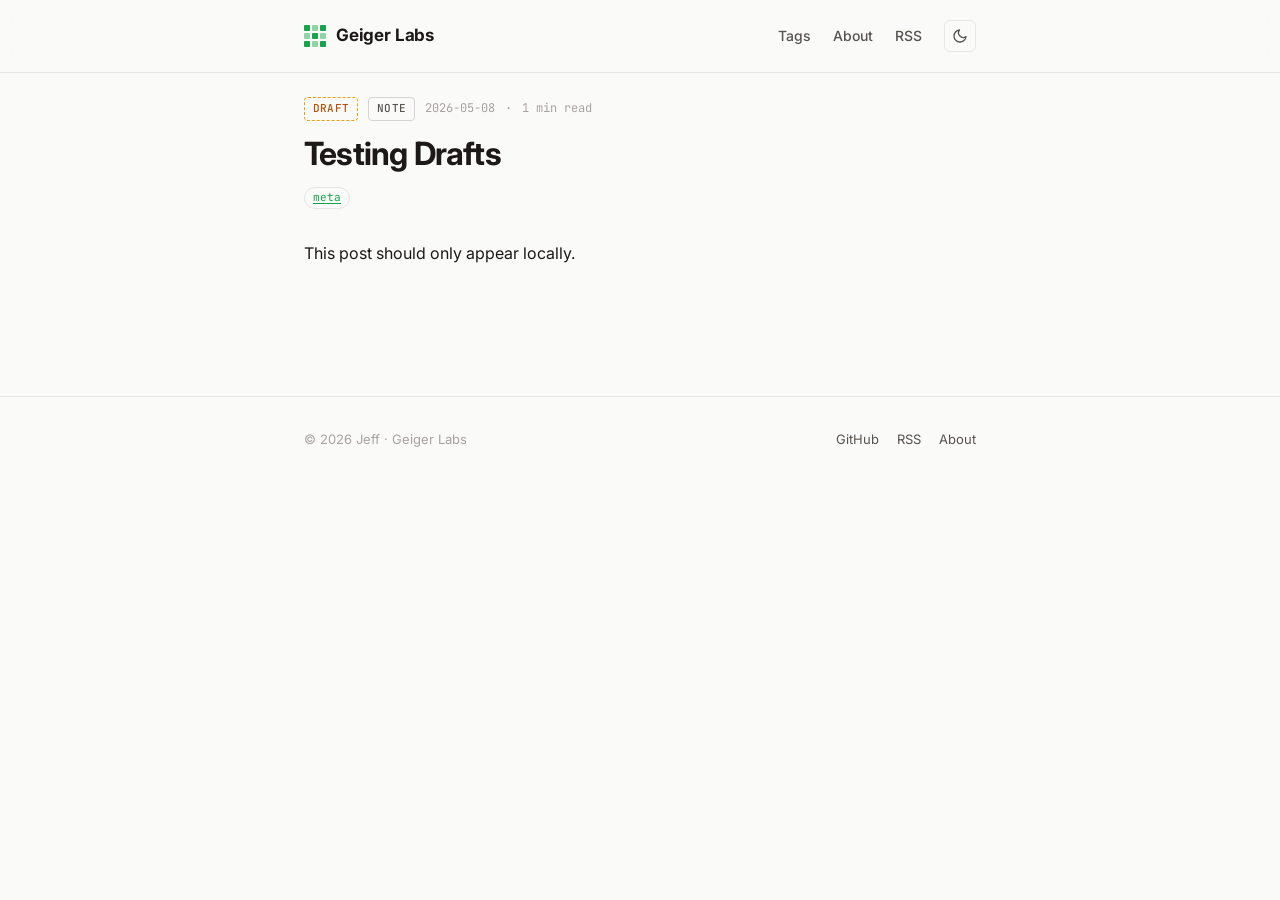
<file: posts/2026-05-08-draft-test/index.html>
<!DOCTYPE html>
<html lang="en" data-theme="light">
<head>
  <meta charset="UTF-8" />
  <meta name="viewport" content="width=device-width, initial-scale=1.0" />
  <title>Testing Drafts · Geiger Labs</title>
  <meta name="description" content="Notes, build logs, and project write-ups from the labs. A little bit of everything." />
  <link rel="alternate" type="application/rss+xml" title="Geiger Labs" href="/feed.xml" />
  <link rel="preconnect" href="https://fonts.googleapis.com">
  <link rel="preconnect" href="https://fonts.gstatic.com" crossorigin>
  <link href="https://fonts.googleapis.com/css2?family=Inter:wght@400;500;600;700&family=JetBrains+Mono:wght@400;500&display=swap" rel="stylesheet">
  <link rel="stylesheet" href="/assets/css/style.css" />
  <script>
    // Apply theme before paint to avoid flash
    (function () {
      var stored = localStorage.getItem('theme');
      var prefersDark = window.matchMedia('(prefers-color-scheme: dark)').matches;
      document.documentElement.dataset.theme = stored || (prefersDark ? 'dark' : 'light');
    })();
  </script>
</head>
<body>
  <header class="site-header">
    <div class="container header-inner">
      <a href="/" class="brand">
        <span class="brand-mark" aria-hidden="true">
          <span></span><span></span><span></span>
          <span></span><span></span><span></span>
          <span></span><span></span><span></span>
        </span>
        Geiger Labs
      </a>
      <nav class="site-nav">
        
          <a href="/tags/">Tags</a>
        
          <a href="/about/">About</a>
        
          <a href="/feed.xml">RSS</a>
        
        <button class="theme-toggle" id="themeToggle" aria-label="Toggle theme">
          <svg class="icon-sun" viewBox="0 0 24 24" fill="none" stroke="currentColor" stroke-width="2" stroke-linecap="round" stroke-linejoin="round"><circle cx="12" cy="12" r="4"/><path d="M12 2v2M12 20v2M4.93 4.93l1.41 1.41M17.66 17.66l1.41 1.41M2 12h2M20 12h2M4.93 19.07l1.41-1.41M17.66 6.34l1.41-1.41"/></svg>
          <svg class="icon-moon" viewBox="0 0 24 24" fill="none" stroke="currentColor" stroke-width="2" stroke-linecap="round" stroke-linejoin="round"><path d="M21 12.79A9 9 0 1 1 11.21 3 7 7 0 0 0 21 12.79z"/></svg>
        </button>
      </nav>
    </div>
  </header>

  <main class="container">
    <article class="post">
  <header class="post-header">
<div class="post-meta">
  <span class="badge badge-draft">draft</span>
  
  
  
  <span class="badge badge-note">note</span>
  <time datetime="2026-05-08">2026-05-08</time>
  <span class="read-time">1 min read</span>
  
</div>    
  <h1>Testing Drafts</h1>
    
      <div class="post-tags">
        
          
        
          <a class="tag" href="/tags/meta/">meta</a>
        
      </div>
    
  </header>

  <p>This post should only appear locally.</p>

</article>

  </main>

  <footer class="site-footer">
    <div class="container footer-inner">
      <span>© 2026 Jeff · Geiger Labs</span> 
      <div class="footer-links">
        <a href="https://github.com/jeffgeiger">GitHub</a>
        <a href="/feed.xml">RSS</a>
        <a href="/about/">About</a>
      </div>
    </div>
  </footer>

  <script>
    document.getElementById('themeToggle').addEventListener('click', function () {
      var root = document.documentElement;
      var next = root.dataset.theme === 'dark' ? 'light' : 'dark';
      root.dataset.theme = next;
      localStorage.setItem('theme', next);
    });
  </script>
</body>
</html>
</file>
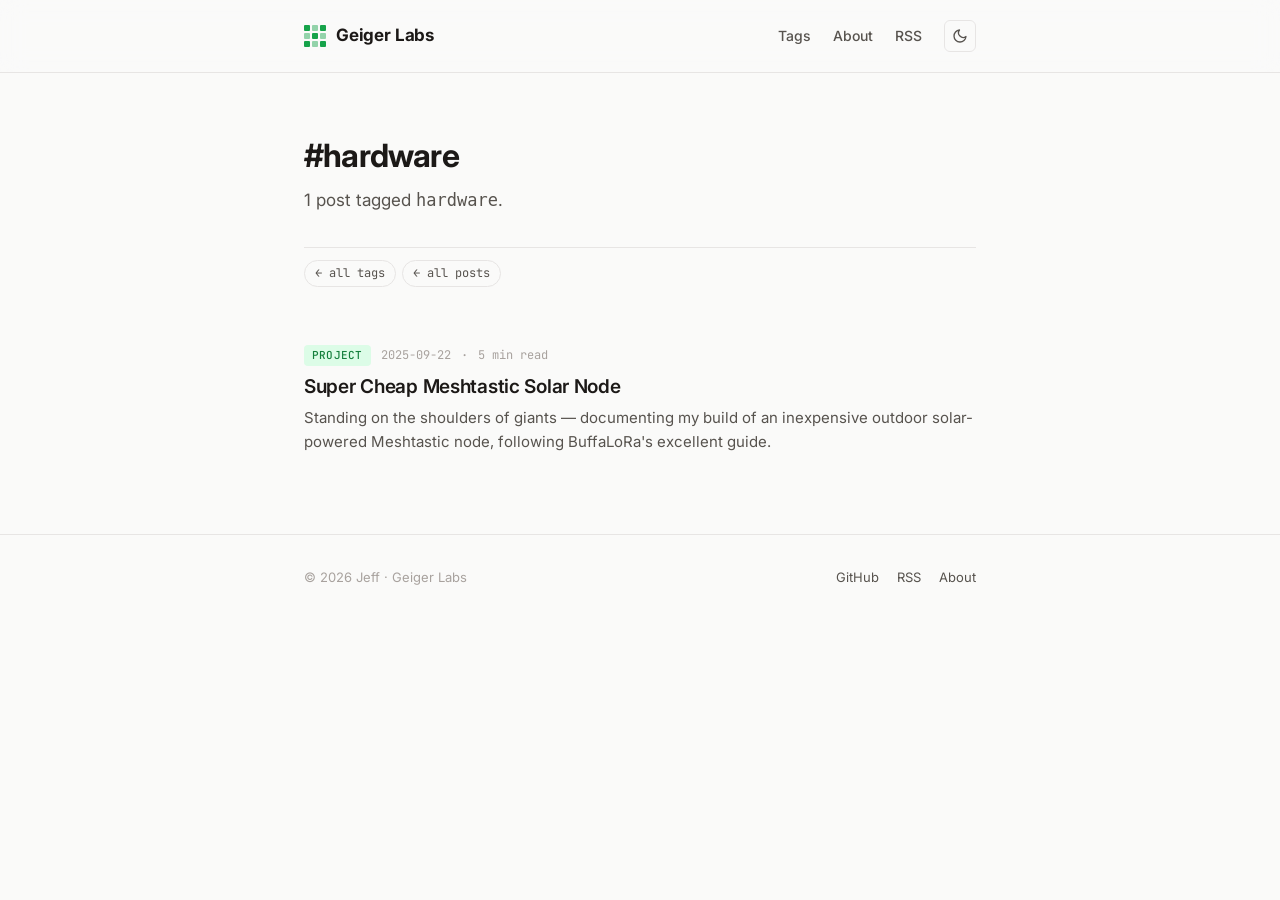
<file: tags/hardware/index.html>
<!DOCTYPE html>
<html lang="en" data-theme="light">
<head>
  <meta charset="UTF-8" />
  <meta name="viewport" content="width=device-width, initial-scale=1.0" />
  <title>Tag: hardware · Geiger Labs</title>
  <meta name="description" content="Notes, build logs, and project write-ups from the labs. A little bit of everything." />
  <link rel="alternate" type="application/rss+xml" title="Geiger Labs" href="/feed.xml" />
  <link rel="preconnect" href="https://fonts.googleapis.com">
  <link rel="preconnect" href="https://fonts.gstatic.com" crossorigin>
  <link href="https://fonts.googleapis.com/css2?family=Inter:wght@400;500;600;700&family=JetBrains+Mono:wght@400;500&display=swap" rel="stylesheet">
  <link rel="stylesheet" href="/assets/css/style.css" />
  <script>
    // Apply theme before paint to avoid flash
    (function () {
      var stored = localStorage.getItem('theme');
      var prefersDark = window.matchMedia('(prefers-color-scheme: dark)').matches;
      document.documentElement.dataset.theme = stored || (prefersDark ? 'dark' : 'light');
    })();
  </script>
</head>
<body>
  <header class="site-header">
    <div class="container header-inner">
      <a href="/" class="brand">
        <span class="brand-mark" aria-hidden="true">
          <span></span><span></span><span></span>
          <span></span><span></span><span></span>
          <span></span><span></span><span></span>
        </span>
        Geiger Labs
      </a>
      <nav class="site-nav">
        
          <a href="/tags/">Tags</a>
        
          <a href="/about/">About</a>
        
          <a href="/feed.xml">RSS</a>
        
        <button class="theme-toggle" id="themeToggle" aria-label="Toggle theme">
          <svg class="icon-sun" viewBox="0 0 24 24" fill="none" stroke="currentColor" stroke-width="2" stroke-linecap="round" stroke-linejoin="round"><circle cx="12" cy="12" r="4"/><path d="M12 2v2M12 20v2M4.93 4.93l1.41 1.41M17.66 17.66l1.41 1.41M2 12h2M20 12h2M4.93 19.07l1.41-1.41M17.66 6.34l1.41-1.41"/></svg>
          <svg class="icon-moon" viewBox="0 0 24 24" fill="none" stroke="currentColor" stroke-width="2" stroke-linecap="round" stroke-linejoin="round"><path d="M21 12.79A9 9 0 1 1 11.21 3 7 7 0 0 0 21 12.79z"/></svg>
        </button>
      </nav>
    </div>
  </header>

  <main class="container">
    <section class="hero">
  <h1>#hardware</h1>
  <p>1 post tagged <code>hardware</code>.</p>
</section>

<div class="tag-cloud">
  <a class="tag" href="/tags/">← all tags</a>
  <a class="tag" href="/">← all posts</a>
</div>

<ul class="post-list">
  
    
  
    
      <li class="post-item">
        <div class="post-meta">
          
          
          
          
          <span class="badge badge-project">project</span>
          <time datetime="2025-09-22">2025-09-22</time>
          <span class="read-time">5 min read</span>
        </div>
        <h2><a href="/posts/2025-09-25-meshtastic-solar-node/">Super Cheap Meshtastic Solar Node</a></h2>
        <p class="post-excerpt">Standing on the shoulders of giants — documenting my build of an inexpensive outdoor solar-powered Meshtastic node, following BuffaLoRa&#39;s excellent guide.</p>
      </li>
    
  
</ul>

  </main>

  <footer class="site-footer">
    <div class="container footer-inner">
      <span>© 2026 Jeff · Geiger Labs</span> 
      <div class="footer-links">
        <a href="https://github.com/jeffgeiger">GitHub</a>
        <a href="/feed.xml">RSS</a>
        <a href="/about/">About</a>
      </div>
    </div>
  </footer>

  <script>
    document.getElementById('themeToggle').addEventListener('click', function () {
      var root = document.documentElement;
      var next = root.dataset.theme === 'dark' ? 'light' : 'dark';
      root.dataset.theme = next;
      localStorage.setItem('theme', next);
    });
  </script>
</body>
</html>
</file>
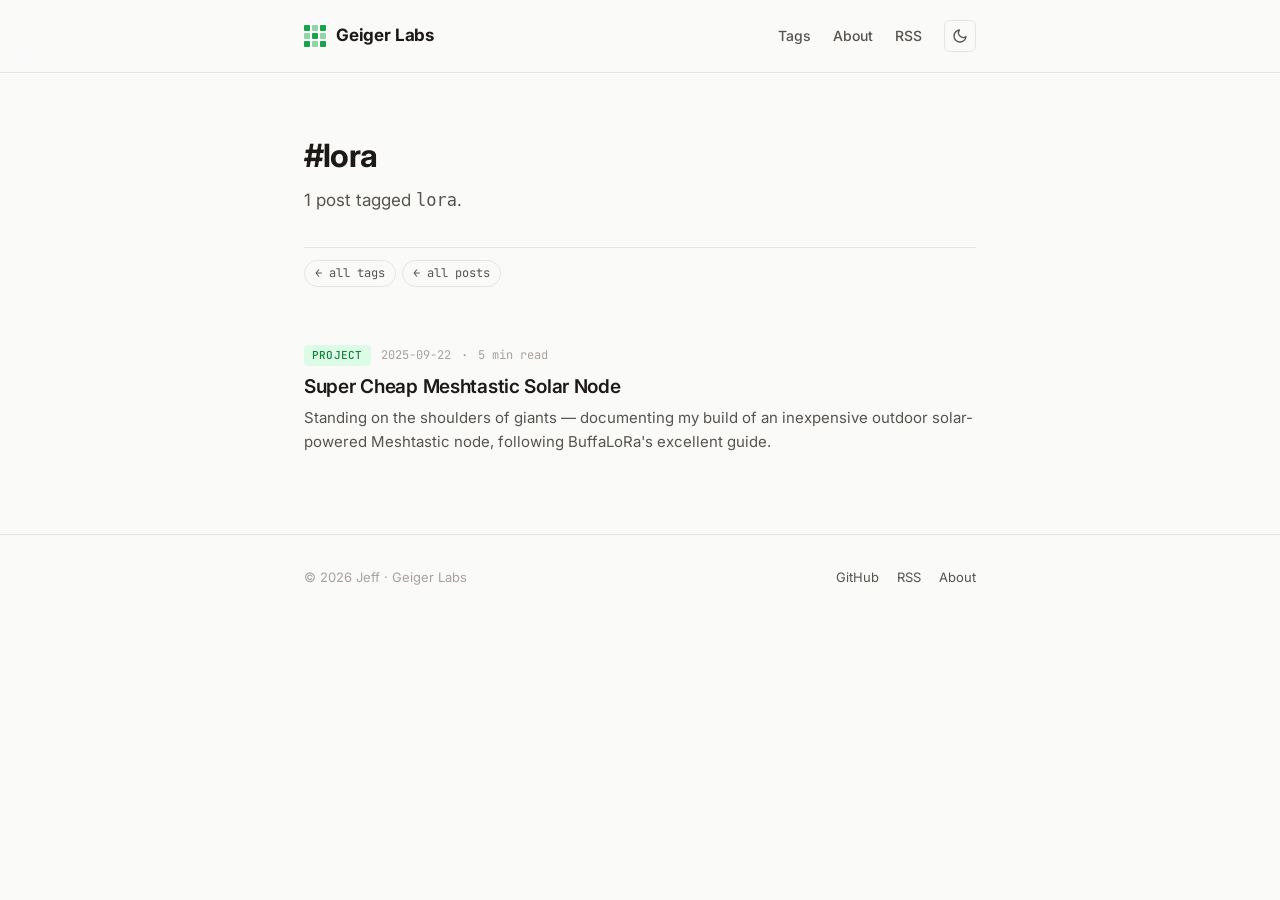
<file: tags/lora/index.html>
<!DOCTYPE html>
<html lang="en" data-theme="light">
<head>
  <meta charset="UTF-8" />
  <meta name="viewport" content="width=device-width, initial-scale=1.0" />
  <title>Tag: lora · Geiger Labs</title>
  <meta name="description" content="Notes, build logs, and project write-ups from the labs. A little bit of everything." />
  <link rel="alternate" type="application/rss+xml" title="Geiger Labs" href="/feed.xml" />
  <link rel="preconnect" href="https://fonts.googleapis.com">
  <link rel="preconnect" href="https://fonts.gstatic.com" crossorigin>
  <link href="https://fonts.googleapis.com/css2?family=Inter:wght@400;500;600;700&family=JetBrains+Mono:wght@400;500&display=swap" rel="stylesheet">
  <link rel="stylesheet" href="/assets/css/style.css" />
  <script>
    // Apply theme before paint to avoid flash
    (function () {
      var stored = localStorage.getItem('theme');
      var prefersDark = window.matchMedia('(prefers-color-scheme: dark)').matches;
      document.documentElement.dataset.theme = stored || (prefersDark ? 'dark' : 'light');
    })();
  </script>
</head>
<body>
  <header class="site-header">
    <div class="container header-inner">
      <a href="/" class="brand">
        <span class="brand-mark" aria-hidden="true">
          <span></span><span></span><span></span>
          <span></span><span></span><span></span>
          <span></span><span></span><span></span>
        </span>
        Geiger Labs
      </a>
      <nav class="site-nav">
        
          <a href="/tags/">Tags</a>
        
          <a href="/about/">About</a>
        
          <a href="/feed.xml">RSS</a>
        
        <button class="theme-toggle" id="themeToggle" aria-label="Toggle theme">
          <svg class="icon-sun" viewBox="0 0 24 24" fill="none" stroke="currentColor" stroke-width="2" stroke-linecap="round" stroke-linejoin="round"><circle cx="12" cy="12" r="4"/><path d="M12 2v2M12 20v2M4.93 4.93l1.41 1.41M17.66 17.66l1.41 1.41M2 12h2M20 12h2M4.93 19.07l1.41-1.41M17.66 6.34l1.41-1.41"/></svg>
          <svg class="icon-moon" viewBox="0 0 24 24" fill="none" stroke="currentColor" stroke-width="2" stroke-linecap="round" stroke-linejoin="round"><path d="M21 12.79A9 9 0 1 1 11.21 3 7 7 0 0 0 21 12.79z"/></svg>
        </button>
      </nav>
    </div>
  </header>

  <main class="container">
    <section class="hero">
  <h1>#lora</h1>
  <p>1 post tagged <code>lora</code>.</p>
</section>

<div class="tag-cloud">
  <a class="tag" href="/tags/">← all tags</a>
  <a class="tag" href="/">← all posts</a>
</div>

<ul class="post-list">
  
    
  
    
      <li class="post-item">
        <div class="post-meta">
          
          
          
          
          <span class="badge badge-project">project</span>
          <time datetime="2025-09-22">2025-09-22</time>
          <span class="read-time">5 min read</span>
        </div>
        <h2><a href="/posts/2025-09-25-meshtastic-solar-node/">Super Cheap Meshtastic Solar Node</a></h2>
        <p class="post-excerpt">Standing on the shoulders of giants — documenting my build of an inexpensive outdoor solar-powered Meshtastic node, following BuffaLoRa&#39;s excellent guide.</p>
      </li>
    
  
</ul>

  </main>

  <footer class="site-footer">
    <div class="container footer-inner">
      <span>© 2026 Jeff · Geiger Labs</span> 
      <div class="footer-links">
        <a href="https://github.com/jeffgeiger">GitHub</a>
        <a href="/feed.xml">RSS</a>
        <a href="/about/">About</a>
      </div>
    </div>
  </footer>

  <script>
    document.getElementById('themeToggle').addEventListener('click', function () {
      var root = document.documentElement;
      var next = root.dataset.theme === 'dark' ? 'light' : 'dark';
      root.dataset.theme = next;
      localStorage.setItem('theme', next);
    });
  </script>
</body>
</html>
</file>
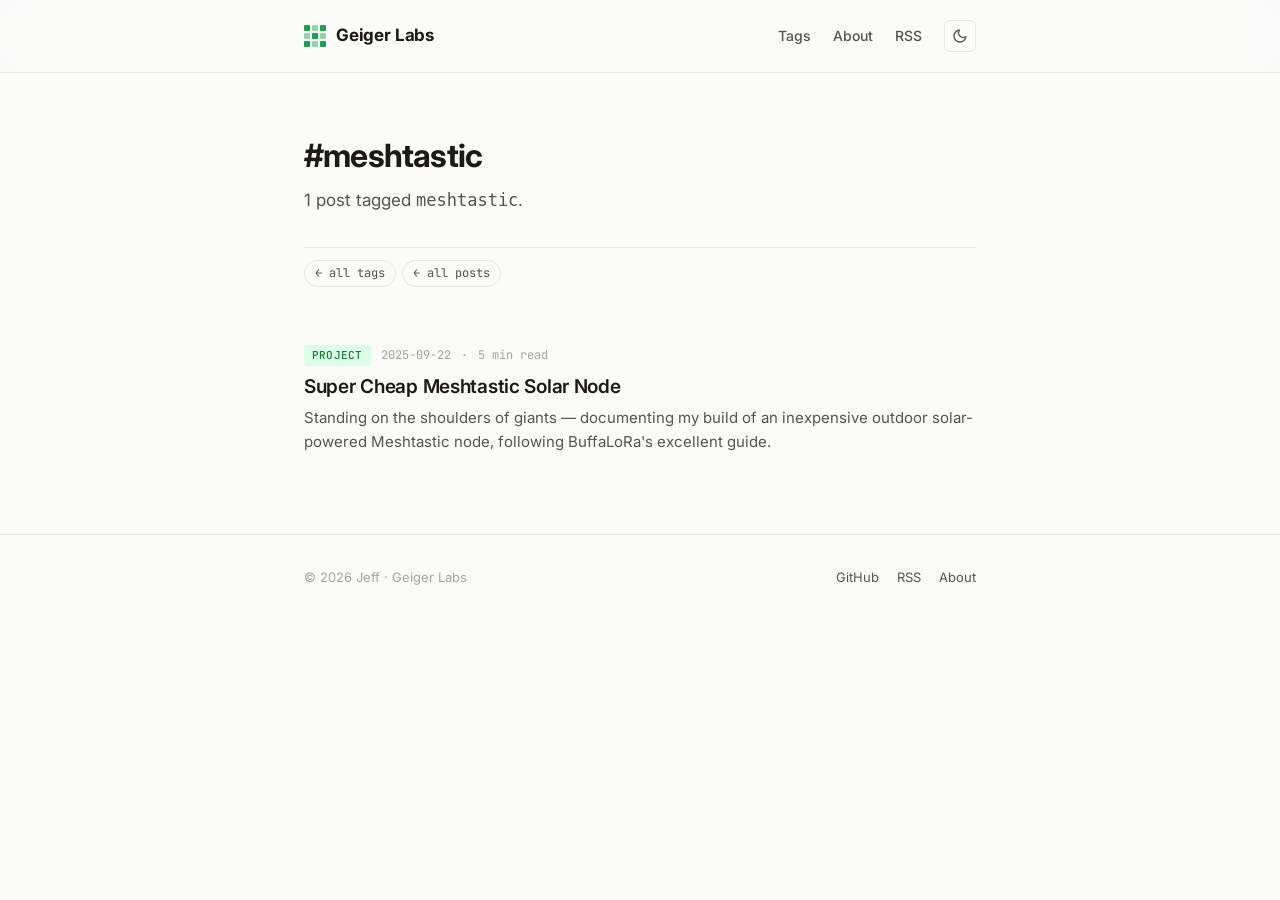
<file: tags/meshtastic/index.html>
<!DOCTYPE html>
<html lang="en" data-theme="light">
<head>
  <meta charset="UTF-8" />
  <meta name="viewport" content="width=device-width, initial-scale=1.0" />
  <title>Tag: meshtastic · Geiger Labs</title>
  <meta name="description" content="Notes, build logs, and project write-ups from the labs. A little bit of everything." />
  <link rel="alternate" type="application/rss+xml" title="Geiger Labs" href="/feed.xml" />
  <link rel="preconnect" href="https://fonts.googleapis.com">
  <link rel="preconnect" href="https://fonts.gstatic.com" crossorigin>
  <link href="https://fonts.googleapis.com/css2?family=Inter:wght@400;500;600;700&family=JetBrains+Mono:wght@400;500&display=swap" rel="stylesheet">
  <link rel="stylesheet" href="/assets/css/style.css" />
  <script>
    // Apply theme before paint to avoid flash
    (function () {
      var stored = localStorage.getItem('theme');
      var prefersDark = window.matchMedia('(prefers-color-scheme: dark)').matches;
      document.documentElement.dataset.theme = stored || (prefersDark ? 'dark' : 'light');
    })();
  </script>
</head>
<body>
  <header class="site-header">
    <div class="container header-inner">
      <a href="/" class="brand">
        <span class="brand-mark" aria-hidden="true">
          <span></span><span></span><span></span>
          <span></span><span></span><span></span>
          <span></span><span></span><span></span>
        </span>
        Geiger Labs
      </a>
      <nav class="site-nav">
        
          <a href="/tags/">Tags</a>
        
          <a href="/about/">About</a>
        
          <a href="/feed.xml">RSS</a>
        
        <button class="theme-toggle" id="themeToggle" aria-label="Toggle theme">
          <svg class="icon-sun" viewBox="0 0 24 24" fill="none" stroke="currentColor" stroke-width="2" stroke-linecap="round" stroke-linejoin="round"><circle cx="12" cy="12" r="4"/><path d="M12 2v2M12 20v2M4.93 4.93l1.41 1.41M17.66 17.66l1.41 1.41M2 12h2M20 12h2M4.93 19.07l1.41-1.41M17.66 6.34l1.41-1.41"/></svg>
          <svg class="icon-moon" viewBox="0 0 24 24" fill="none" stroke="currentColor" stroke-width="2" stroke-linecap="round" stroke-linejoin="round"><path d="M21 12.79A9 9 0 1 1 11.21 3 7 7 0 0 0 21 12.79z"/></svg>
        </button>
      </nav>
    </div>
  </header>

  <main class="container">
    <section class="hero">
  <h1>#meshtastic</h1>
  <p>1 post tagged <code>meshtastic</code>.</p>
</section>

<div class="tag-cloud">
  <a class="tag" href="/tags/">← all tags</a>
  <a class="tag" href="/">← all posts</a>
</div>

<ul class="post-list">
  
    
  
    
      <li class="post-item">
        <div class="post-meta">
          
          
          
          
          <span class="badge badge-project">project</span>
          <time datetime="2025-09-22">2025-09-22</time>
          <span class="read-time">5 min read</span>
        </div>
        <h2><a href="/posts/2025-09-25-meshtastic-solar-node/">Super Cheap Meshtastic Solar Node</a></h2>
        <p class="post-excerpt">Standing on the shoulders of giants — documenting my build of an inexpensive outdoor solar-powered Meshtastic node, following BuffaLoRa&#39;s excellent guide.</p>
      </li>
    
  
</ul>

  </main>

  <footer class="site-footer">
    <div class="container footer-inner">
      <span>© 2026 Jeff · Geiger Labs</span> 
      <div class="footer-links">
        <a href="https://github.com/jeffgeiger">GitHub</a>
        <a href="/feed.xml">RSS</a>
        <a href="/about/">About</a>
      </div>
    </div>
  </footer>

  <script>
    document.getElementById('themeToggle').addEventListener('click', function () {
      var root = document.documentElement;
      var next = root.dataset.theme === 'dark' ? 'light' : 'dark';
      root.dataset.theme = next;
      localStorage.setItem('theme', next);
    });
  </script>
</body>
</html>
</file>
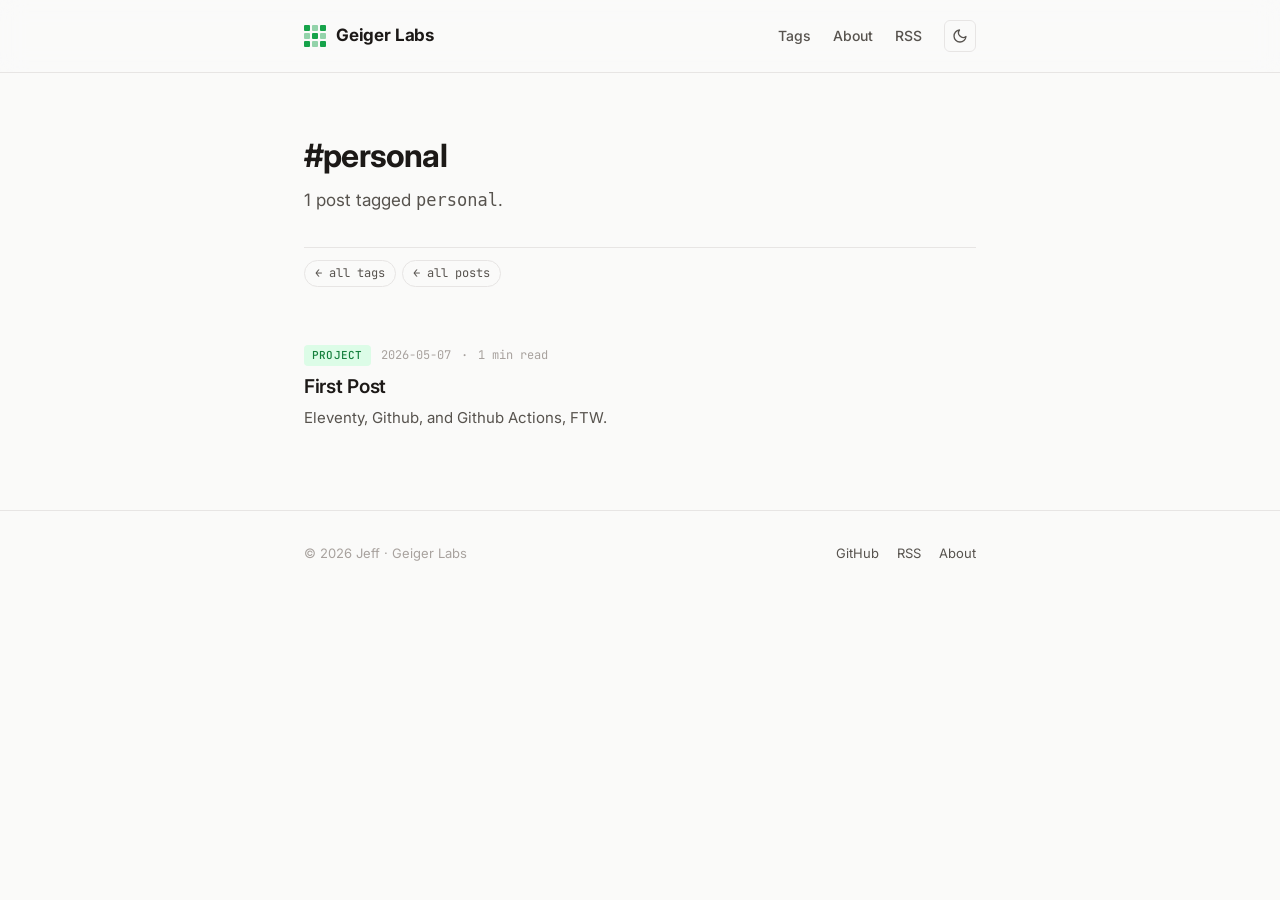
<file: tags/personal/index.html>
<!DOCTYPE html>
<html lang="en" data-theme="light">
<head>
  <meta charset="UTF-8" />
  <meta name="viewport" content="width=device-width, initial-scale=1.0" />
  <title>Tag: personal · Geiger Labs</title>
  <meta name="description" content="Notes, build logs, and project write-ups from the labs. A little bit of everything." />
  <link rel="alternate" type="application/rss+xml" title="Geiger Labs" href="/feed.xml" />
  <link rel="preconnect" href="https://fonts.googleapis.com">
  <link rel="preconnect" href="https://fonts.gstatic.com" crossorigin>
  <link href="https://fonts.googleapis.com/css2?family=Inter:wght@400;500;600;700&family=JetBrains+Mono:wght@400;500&display=swap" rel="stylesheet">
  <link rel="stylesheet" href="/assets/css/style.css" />
  <script>
    // Apply theme before paint to avoid flash
    (function () {
      var stored = localStorage.getItem('theme');
      var prefersDark = window.matchMedia('(prefers-color-scheme: dark)').matches;
      document.documentElement.dataset.theme = stored || (prefersDark ? 'dark' : 'light');
    })();
  </script>
</head>
<body>
  <header class="site-header">
    <div class="container header-inner">
      <a href="/" class="brand">
        <span class="brand-mark" aria-hidden="true">
          <span></span><span></span><span></span>
          <span></span><span></span><span></span>
          <span></span><span></span><span></span>
        </span>
        Geiger Labs
      </a>
      <nav class="site-nav">
        
          <a href="/tags/">Tags</a>
        
          <a href="/about/">About</a>
        
          <a href="/feed.xml">RSS</a>
        
        <button class="theme-toggle" id="themeToggle" aria-label="Toggle theme">
          <svg class="icon-sun" viewBox="0 0 24 24" fill="none" stroke="currentColor" stroke-width="2" stroke-linecap="round" stroke-linejoin="round"><circle cx="12" cy="12" r="4"/><path d="M12 2v2M12 20v2M4.93 4.93l1.41 1.41M17.66 17.66l1.41 1.41M2 12h2M20 12h2M4.93 19.07l1.41-1.41M17.66 6.34l1.41-1.41"/></svg>
          <svg class="icon-moon" viewBox="0 0 24 24" fill="none" stroke="currentColor" stroke-width="2" stroke-linecap="round" stroke-linejoin="round"><path d="M21 12.79A9 9 0 1 1 11.21 3 7 7 0 0 0 21 12.79z"/></svg>
        </button>
      </nav>
    </div>
  </header>

  <main class="container">
    <section class="hero">
  <h1>#personal</h1>
  <p>1 post tagged <code>personal</code>.</p>
</section>

<div class="tag-cloud">
  <a class="tag" href="/tags/">← all tags</a>
  <a class="tag" href="/">← all posts</a>
</div>

<ul class="post-list">
  
    
      <li class="post-item">
        <div class="post-meta">
          
          
          
          
          <span class="badge badge-project">project</span>
          <time datetime="2026-05-07">2026-05-07</time>
          <span class="read-time">1 min read</span>
        </div>
        <h2><a href="/posts/2026-05-06-first-post/">First Post</a></h2>
        <p class="post-excerpt">Eleventy, Github, and Github Actions, FTW.</p>
      </li>
    
  
    
  
</ul>

  </main>

  <footer class="site-footer">
    <div class="container footer-inner">
      <span>© 2026 Jeff · Geiger Labs</span> 
      <div class="footer-links">
        <a href="https://github.com/jeffgeiger">GitHub</a>
        <a href="/feed.xml">RSS</a>
        <a href="/about/">About</a>
      </div>
    </div>
  </footer>

  <script>
    document.getElementById('themeToggle').addEventListener('click', function () {
      var root = document.documentElement;
      var next = root.dataset.theme === 'dark' ? 'light' : 'dark';
      root.dataset.theme = next;
      localStorage.setItem('theme', next);
    });
  </script>
</body>
</html>
</file>
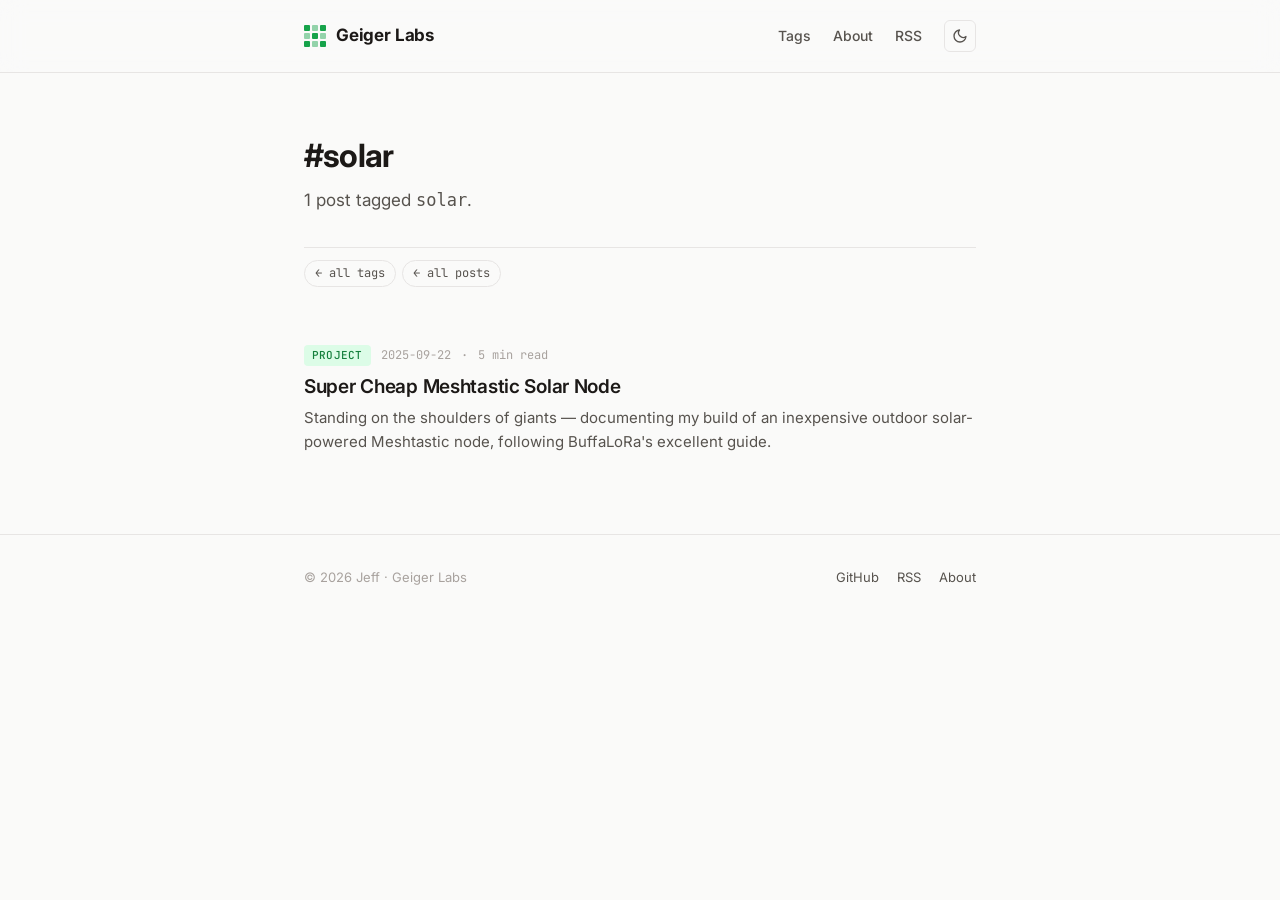
<file: tags/solar/index.html>
<!DOCTYPE html>
<html lang="en" data-theme="light">
<head>
  <meta charset="UTF-8" />
  <meta name="viewport" content="width=device-width, initial-scale=1.0" />
  <title>Tag: solar · Geiger Labs</title>
  <meta name="description" content="Notes, build logs, and project write-ups from the labs. A little bit of everything." />
  <link rel="alternate" type="application/rss+xml" title="Geiger Labs" href="/feed.xml" />
  <link rel="preconnect" href="https://fonts.googleapis.com">
  <link rel="preconnect" href="https://fonts.gstatic.com" crossorigin>
  <link href="https://fonts.googleapis.com/css2?family=Inter:wght@400;500;600;700&family=JetBrains+Mono:wght@400;500&display=swap" rel="stylesheet">
  <link rel="stylesheet" href="/assets/css/style.css" />
  <script>
    // Apply theme before paint to avoid flash
    (function () {
      var stored = localStorage.getItem('theme');
      var prefersDark = window.matchMedia('(prefers-color-scheme: dark)').matches;
      document.documentElement.dataset.theme = stored || (prefersDark ? 'dark' : 'light');
    })();
  </script>
</head>
<body>
  <header class="site-header">
    <div class="container header-inner">
      <a href="/" class="brand">
        <span class="brand-mark" aria-hidden="true">
          <span></span><span></span><span></span>
          <span></span><span></span><span></span>
          <span></span><span></span><span></span>
        </span>
        Geiger Labs
      </a>
      <nav class="site-nav">
        
          <a href="/tags/">Tags</a>
        
          <a href="/about/">About</a>
        
          <a href="/feed.xml">RSS</a>
        
        <button class="theme-toggle" id="themeToggle" aria-label="Toggle theme">
          <svg class="icon-sun" viewBox="0 0 24 24" fill="none" stroke="currentColor" stroke-width="2" stroke-linecap="round" stroke-linejoin="round"><circle cx="12" cy="12" r="4"/><path d="M12 2v2M12 20v2M4.93 4.93l1.41 1.41M17.66 17.66l1.41 1.41M2 12h2M20 12h2M4.93 19.07l1.41-1.41M17.66 6.34l1.41-1.41"/></svg>
          <svg class="icon-moon" viewBox="0 0 24 24" fill="none" stroke="currentColor" stroke-width="2" stroke-linecap="round" stroke-linejoin="round"><path d="M21 12.79A9 9 0 1 1 11.21 3 7 7 0 0 0 21 12.79z"/></svg>
        </button>
      </nav>
    </div>
  </header>

  <main class="container">
    <section class="hero">
  <h1>#solar</h1>
  <p>1 post tagged <code>solar</code>.</p>
</section>

<div class="tag-cloud">
  <a class="tag" href="/tags/">← all tags</a>
  <a class="tag" href="/">← all posts</a>
</div>

<ul class="post-list">
  
    
  
    
      <li class="post-item">
        <div class="post-meta">
          
          
          
          
          <span class="badge badge-project">project</span>
          <time datetime="2025-09-22">2025-09-22</time>
          <span class="read-time">5 min read</span>
        </div>
        <h2><a href="/posts/2025-09-25-meshtastic-solar-node/">Super Cheap Meshtastic Solar Node</a></h2>
        <p class="post-excerpt">Standing on the shoulders of giants — documenting my build of an inexpensive outdoor solar-powered Meshtastic node, following BuffaLoRa&#39;s excellent guide.</p>
      </li>
    
  
</ul>

  </main>

  <footer class="site-footer">
    <div class="container footer-inner">
      <span>© 2026 Jeff · Geiger Labs</span> 
      <div class="footer-links">
        <a href="https://github.com/jeffgeiger">GitHub</a>
        <a href="/feed.xml">RSS</a>
        <a href="/about/">About</a>
      </div>
    </div>
  </footer>

  <script>
    document.getElementById('themeToggle').addEventListener('click', function () {
      var root = document.documentElement;
      var next = root.dataset.theme === 'dark' ? 'light' : 'dark';
      root.dataset.theme = next;
      localStorage.setItem('theme', next);
    });
  </script>
</body>
</html>
</file>
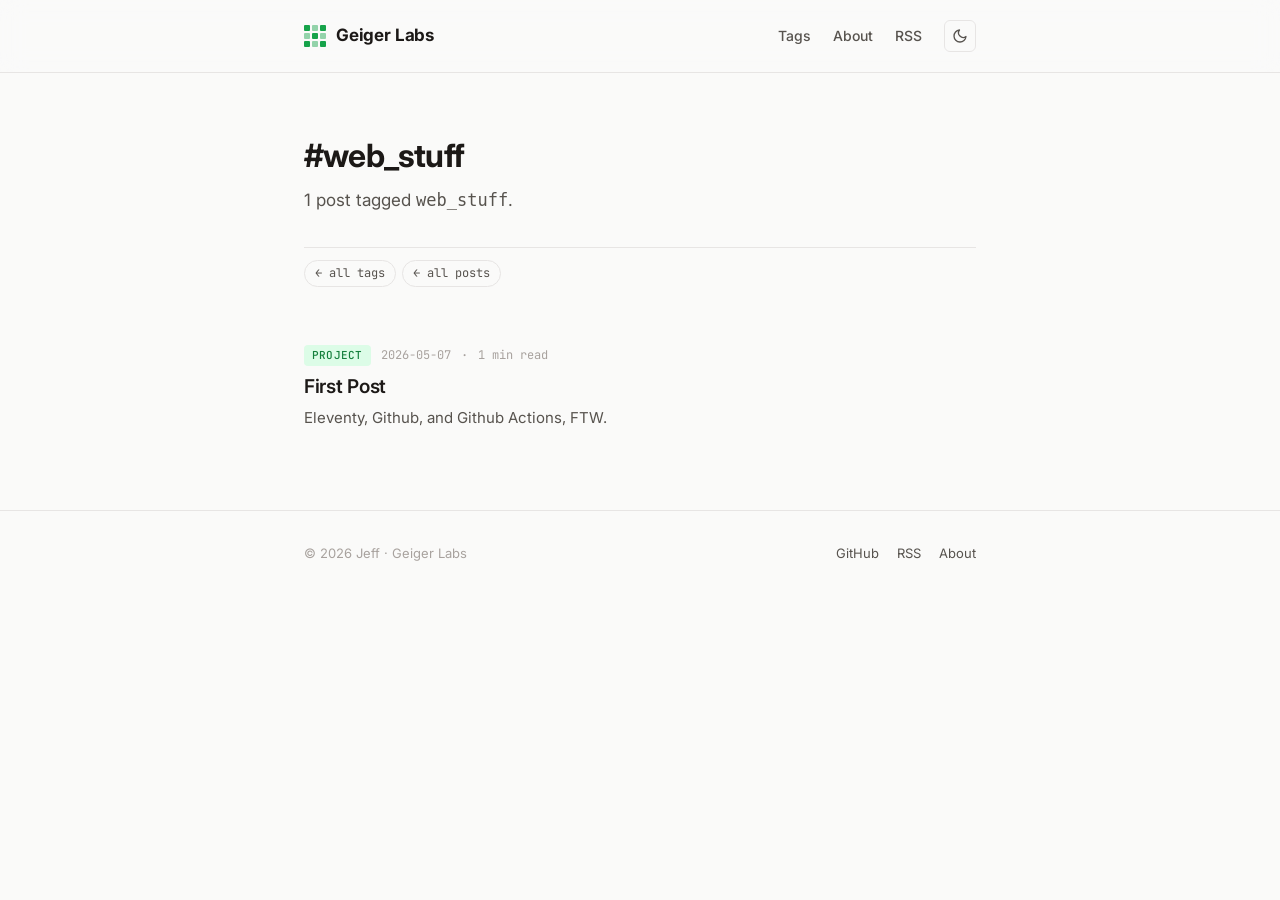
<file: tags/web_stuff/index.html>
<!DOCTYPE html>
<html lang="en" data-theme="light">
<head>
  <meta charset="UTF-8" />
  <meta name="viewport" content="width=device-width, initial-scale=1.0" />
  <title>Tag: web_stuff · Geiger Labs</title>
  <meta name="description" content="Notes, build logs, and project write-ups from the labs. A little bit of everything." />
  <link rel="alternate" type="application/rss+xml" title="Geiger Labs" href="/feed.xml" />
  <link rel="preconnect" href="https://fonts.googleapis.com">
  <link rel="preconnect" href="https://fonts.gstatic.com" crossorigin>
  <link href="https://fonts.googleapis.com/css2?family=Inter:wght@400;500;600;700&family=JetBrains+Mono:wght@400;500&display=swap" rel="stylesheet">
  <link rel="stylesheet" href="/assets/css/style.css" />
  <script>
    // Apply theme before paint to avoid flash
    (function () {
      var stored = localStorage.getItem('theme');
      var prefersDark = window.matchMedia('(prefers-color-scheme: dark)').matches;
      document.documentElement.dataset.theme = stored || (prefersDark ? 'dark' : 'light');
    })();
  </script>
</head>
<body>
  <header class="site-header">
    <div class="container header-inner">
      <a href="/" class="brand">
        <span class="brand-mark" aria-hidden="true">
          <span></span><span></span><span></span>
          <span></span><span></span><span></span>
          <span></span><span></span><span></span>
        </span>
        Geiger Labs
      </a>
      <nav class="site-nav">
        
          <a href="/tags/">Tags</a>
        
          <a href="/about/">About</a>
        
          <a href="/feed.xml">RSS</a>
        
        <button class="theme-toggle" id="themeToggle" aria-label="Toggle theme">
          <svg class="icon-sun" viewBox="0 0 24 24" fill="none" stroke="currentColor" stroke-width="2" stroke-linecap="round" stroke-linejoin="round"><circle cx="12" cy="12" r="4"/><path d="M12 2v2M12 20v2M4.93 4.93l1.41 1.41M17.66 17.66l1.41 1.41M2 12h2M20 12h2M4.93 19.07l1.41-1.41M17.66 6.34l1.41-1.41"/></svg>
          <svg class="icon-moon" viewBox="0 0 24 24" fill="none" stroke="currentColor" stroke-width="2" stroke-linecap="round" stroke-linejoin="round"><path d="M21 12.79A9 9 0 1 1 11.21 3 7 7 0 0 0 21 12.79z"/></svg>
        </button>
      </nav>
    </div>
  </header>

  <main class="container">
    <section class="hero">
  <h1>#web_stuff</h1>
  <p>1 post tagged <code>web_stuff</code>.</p>
</section>

<div class="tag-cloud">
  <a class="tag" href="/tags/">← all tags</a>
  <a class="tag" href="/">← all posts</a>
</div>

<ul class="post-list">
  
    
      <li class="post-item">
        <div class="post-meta">
          
          
          
          
          <span class="badge badge-project">project</span>
          <time datetime="2026-05-07">2026-05-07</time>
          <span class="read-time">1 min read</span>
        </div>
        <h2><a href="/posts/2026-05-06-first-post/">First Post</a></h2>
        <p class="post-excerpt">Eleventy, Github, and Github Actions, FTW.</p>
      </li>
    
  
    
  
</ul>

  </main>

  <footer class="site-footer">
    <div class="container footer-inner">
      <span>© 2026 Jeff · Geiger Labs</span> 
      <div class="footer-links">
        <a href="https://github.com/jeffgeiger">GitHub</a>
        <a href="/feed.xml">RSS</a>
        <a href="/about/">About</a>
      </div>
    </div>
  </footer>

  <script>
    document.getElementById('themeToggle').addEventListener('click', function () {
      var root = document.documentElement;
      var next = root.dataset.theme === 'dark' ? 'light' : 'dark';
      root.dataset.theme = next;
      localStorage.setItem('theme', next);
    });
  </script>
</body>
</html>
</file>
<file: assets/css/style.css>
:root {
  --bg: #fafaf9;
  --bg-elevated: #ffffff;
  --border: #e7e5e4;
  --border-strong: #d6d3d1;
  --text: #1c1917;
  --text-muted: #57534e;
  --text-faint: #a8a29e;
  --accent: #16a34a;
  --accent-soft: #dcfce7;
  --accent-hover: #15803d;
  --code-bg: #f5f5f4;
  --shadow: 0 1px 2px rgba(0,0,0,0.04);
  --radius: 8px;
}
[data-theme="dark"] {
  --bg: #0c0a09;
  --bg-elevated: #1c1917;
  --border: #292524;
  --border-strong: #44403c;
  --text: #fafaf9;
  --text-muted: #a8a29e;
  --text-faint: #78716c;
  --accent: #4ade80;
  --accent-soft: #14532d;
  --accent-hover: #86efac;
  --code-bg: #1c1917;
  --shadow: 0 1px 2px rgba(0,0,0,0.3);
}
* { box-sizing: border-box; margin: 0; padding: 0; }
html { scroll-behavior: smooth; }
body {
  font-family: 'Inter', -apple-system, BlinkMacSystemFont, sans-serif;
  background: var(--bg);
  color: var(--text);
  line-height: 1.6;
  font-size: 16px;
  transition: background 0.2s ease, color 0.2s ease;
  -webkit-font-smoothing: antialiased;
}
.container { max-width: 720px; margin: 0 auto; padding: 0 24px; }

/* Header */
.site-header {
  border-bottom: 1px solid var(--border);
  padding: 20px 0;
  position: sticky;
  top: 0;
  background: color-mix(in srgb, var(--bg) 85%, transparent);
  backdrop-filter: blur(12px);
  -webkit-backdrop-filter: blur(12px);
  z-index: 10;
}
.header-inner { display: flex; align-items: center; justify-content: space-between; }
.brand {
  display: flex; align-items: center; gap: 10px;
  text-decoration: none; color: var(--text);
  font-weight: 700; font-size: 17px; letter-spacing: -0.01em;
}
.brand-mark {
  width: 22px; height: 22px;
  display: grid; grid-template-columns: repeat(3, 1fr); grid-template-rows: repeat(3, 1fr); gap: 2px;
}
.brand-mark span { background: var(--accent); border-radius: 1px; }
.brand-mark span:nth-child(2),
.brand-mark span:nth-child(4),
.brand-mark span:nth-child(6),
.brand-mark span:nth-child(8) { opacity: 0.45; }

.site-nav { display: flex; align-items: center; gap: 22px; }
.site-nav a { color: var(--text-muted); text-decoration: none; font-size: 14px; font-weight: 500; transition: color 0.15s; }
.site-nav a:hover { color: var(--text); }
.theme-toggle {
  background: transparent; border: 1px solid var(--border);
  color: var(--text-muted); width: 32px; height: 32px;
  border-radius: 6px; cursor: pointer;
  display: flex; align-items: center; justify-content: center;
  transition: all 0.15s;
}
.theme-toggle:hover { border-color: var(--border-strong); color: var(--text); }
.theme-toggle svg { width: 16px; height: 16px; }
[data-theme="light"] .icon-sun { display: none; }
[data-theme="dark"] .icon-moon { display: none; }

/* Hero */
.hero { padding: 64px 0 32px; }
.hero h1 { font-size: 32px; font-weight: 700; letter-spacing: -0.025em; margin-bottom: 12px; line-height: 1.2; }
.hero p { color: var(--text-muted); font-size: 17px; max-width: 540px; }
.hero .meta-line { margin-top: 16px; font-family: 'JetBrains Mono', monospace; font-size: 12px; color: var(--text-faint); }
.hero .meta-line .blink { color: var(--accent); animation: blink 1.4s ease-in-out infinite; }
@keyframes blink { 50% { opacity: 0.2; } }

/* Tag cloud */
.tag-cloud { display: flex; flex-wrap: wrap; gap: 6px; margin-bottom: 36px; padding-top: 12px; border-top: 1px solid var(--border); }
.tag {
  font-family: 'JetBrains Mono', monospace; font-size: 12px;
  padding: 3px 10px; border: 1px solid var(--border); border-radius: 999px;
  color: var(--text-muted); text-decoration: none; transition: all 0.15s;
  cursor: pointer; background: transparent;
}
.tag:hover { border-color: var(--accent); color: var(--accent); }
.tag.active { background: var(--accent-soft); border-color: var(--accent); color: var(--accent-hover); }
[data-theme="dark"] .tag.active { color: var(--accent); }
.tag .count { color: var(--text-faint); margin-left: 4px; }

/* Post list */
.post-list { list-style: none; }
.post-item { padding: 22px 0; border-bottom: 1px solid var(--border); transition: padding 0.2s ease; }
.post-item:last-child { border-bottom: none; }
.post-item:hover { padding-left: 4px; }
.post-meta {
  display: flex; align-items: center; gap: 10px; margin-bottom: 8px;
  font-family: 'JetBrains Mono', monospace; font-size: 12px; color: var(--text-faint);
  flex-wrap: wrap;
}
.badge {
  font-family: 'JetBrains Mono', monospace; font-size: 11px; font-weight: 500;
  padding: 2px 8px; border-radius: 4px; letter-spacing: 0.02em; text-transform: uppercase;
}
.badge-project { background: var(--accent-soft); color: var(--accent-hover); }
[data-theme="dark"] .badge-project { color: var(--accent); }
.badge-note { background: transparent; border: 1px solid var(--border-strong); color: var(--text-muted); }
.badge-log { background: transparent; border: 1px dashed var(--border-strong); color: var(--text-muted); }
.post-item h2 { font-size: 19px; font-weight: 600; letter-spacing: -0.015em; margin-bottom: 6px; line-height: 1.35; }
.post-item h2 a { color: var(--text); text-decoration: none; }
.post-item h2 a:hover { color: var(--accent); }
.post-excerpt { color: var(--text-muted); font-size: 15px; margin-bottom: 10px; }
.post-tags { display: flex; gap: 6px; flex-wrap: wrap; }
.post-tags .tag { font-size: 11px; padding: 1px 8px; }
.read-time::before { content: "·"; margin-right: 10px; }

/* Article */
.post { padding: 24px 0 64px; }
.post .post-header { margin-bottom: 32px; }
.post h1 { font-size: 32px; font-weight: 700; letter-spacing: -0.025em; margin: 8px 0 12px; line-height: 1.2; }
.post .post-meta { margin-bottom: 14px; }
.post .post-tags { margin-top: 14px; }
.post p { margin-bottom: 18px; color: var(--text); font-size: 16px; }
.post h2 { font-size: 22px; font-weight: 600; letter-spacing: -0.015em; margin: 36px 0 14px; }
.post h3 { font-size: 18px; font-weight: 600; margin: 28px 0 10px; }
.post a { color: var(--accent); text-decoration: underline; text-underline-offset: 2px; text-decoration-thickness: 1px; }
.post a:hover { color: var(--accent-hover); }
.post code {
  font-family: 'JetBrains Mono', monospace; font-size: 0.88em;
  background: var(--code-bg); padding: 2px 6px; border-radius: 4px; border: 1px solid var(--border);
}
.post pre {
  background: var(--code-bg); border: 1px solid var(--border); border-radius: var(--radius);
  padding: 16px; overflow-x: auto; margin-bottom: 18px; font-size: 13px; line-height: 1.55;
}
.post pre code { background: transparent; border: none; padding: 0; font-size: inherit; }
.post blockquote { border-left: 3px solid var(--accent); padding: 4px 0 4px 16px; margin: 18px 0; color: var(--text-muted); font-style: italic; }
.post figure { margin: 28px 0; }
.post img { width: 100%; border-radius: var(--radius); border: 1px solid var(--border); display: block; }
.post figcaption { font-family: 'JetBrains Mono', monospace; font-size: 12px; color: var(--text-faint); text-align: center; margin-top: 8px; }
.post ul, .post ol { margin: 0 0 18px 22px; color: var(--text); }
.post li { margin-bottom: 6px; }

/* PrismJS token colors */
.token.comment, .token.prolog, .token.doctype, .token.cdata { color: var(--text-faint); font-style: italic; }
.token.keyword, .token.boolean, .token.tag { color: #9333ea; }
[data-theme="dark"] .token.keyword, [data-theme="dark"] .token.boolean, [data-theme="dark"] .token.tag { color: #c084fc; }
.token.string, .token.char, .token.attr-value { color: var(--accent-hover); }
[data-theme="dark"] .token.string, [data-theme="dark"] .token.char, [data-theme="dark"] .token.attr-value { color: var(--accent); }
.token.function, .token.class-name { color: #2563eb; }
[data-theme="dark"] .token.function, [data-theme="dark"] .token.class-name { color: #60a5fa; }
.token.number, .token.operator, .token.punctuation { color: var(--text-muted); }

/* Footer */
.site-footer { border-top: 1px solid var(--border); padding: 32px 0; margin-top: 48px; font-size: 13px; color: var(--text-faint); }
.footer-inner { display: flex; justify-content: space-between; align-items: center; flex-wrap: wrap; gap: 12px; }
.footer-links { display: flex; gap: 18px; }
.footer-links a { color: var(--text-muted); text-decoration: none; transition: color 0.15s; }
.footer-links a:hover { color: var(--accent); }

@media (max-width: 540px) {
  .hero h1 { font-size: 26px; }
  .post h1 { font-size: 26px; }
  .site-nav { gap: 14px; }
  .site-nav a { font-size: 13px; }
}
.badge-draft {
  background: transparent;
  border: 1px dashed #f59e0b;
  color: #b45309;
}
[data-theme="dark"] .badge-draft {
  border-color: #fbbf24;
  color: #fbbf24;
}

.post img,
.post picture,
.post picture img {
  max-width: 100%;
  width: 100%;
  height: auto;
  display: block;
}

/* Optional: nice rounded corners + subtle border matching the site aesthetic */
.post picture img {
  border-radius: 6px;
}

/* Optional: center single images, give them some breathing room */
.post p:has(> picture) {
  margin: 1.5rem 0;
  text-align: center;
}
</file>
